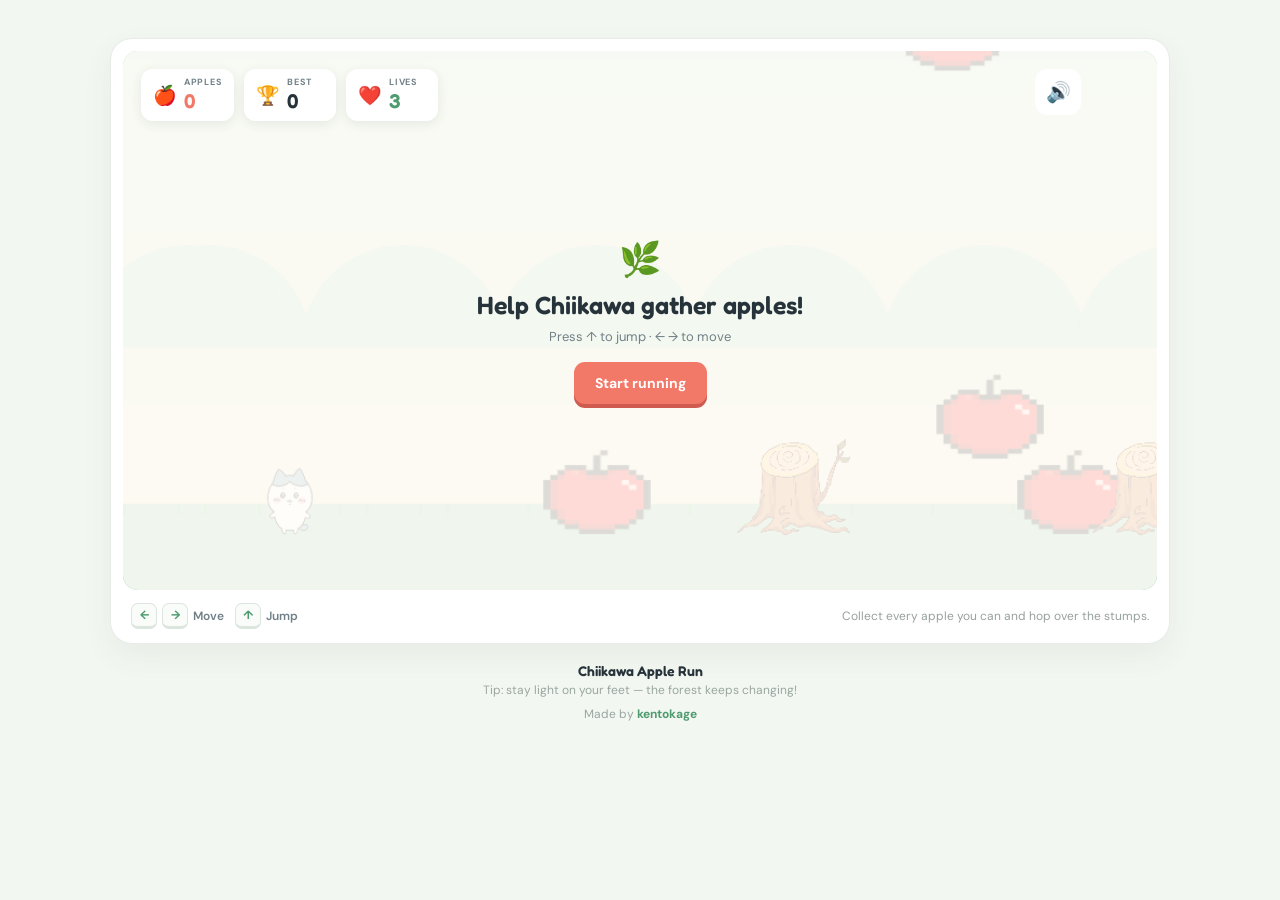
<file: docs/chiikawa-apple-run/index.html>
<!doctype html>
<html lang="en">
<head>
  <meta charset="utf-8" />
  <meta name="viewport" content="width=device-width,initial-scale=1" />
  <title>Chiikawa's Apple Run</title>
  <link rel="stylesheet" href="styles.css" />
</head>
<body>
  <main class="game-shell">
    <section class="game-card">
      <div class="canvas-wrap"><canvas id="game" width="960" height="500" aria-label="Chiikawa apple jumping game"></canvas><audio id="game-music" src="assets/game-music.mp3" preload="auto" playsinline></audio><audio id="lose-sfx" src="assets/lose-sfx.mp3" preload="auto"></audio><audio id="hit-sfx" src="assets/hit-sfx.mp3" preload="auto"></audio><audio id="pickup-sfx" src="assets/pickup-sfx.mp3" preload="auto"></audio><audio id="jump-sfx" src="assets/jump-sfx.mp3" preload="auto"></audio><audio id="code-sfx" src="assets/code-sfx.mp3" preload="auto"></audio><div class="canvas-hud" aria-label="Game score"><div class="hud-stat"><span>🍎</span><div><small>Apples</small><strong id="apple-count">0</strong></div></div><div class="hud-stat"><span>🏆</span><div><small>Best</small><strong id="best-score">0</strong></div></div><div class="hud-stat lives-stat"><span>❤️</span><div><small>Lives</small><strong id="lives-count">3</strong></div></div></div><button class="music-button" id="music-button" type="button" aria-label="Mute music">🔊</button><button class="fullscreen-button" id="fullscreen-button" type="button" aria-label="Enter fullscreen">⛶</button><div class="game-message" id="game-message"><span class="message-emoji">🌿</span><strong>Help Chiikawa gather apples!</strong><span>Press ↑ to jump · ← → to move</span><button id="start-button" type="button">Start running</button></div><div class="mobile-controls" aria-label="Mobile movement controls"><button id="mobile-left" type="button" aria-label="Move left">←</button><button id="mobile-right" type="button" aria-label="Move right">→</button></div></div>
      <div class="controls"><div class="key-guide"><span class="key">←</span><span class="key">→</span><span>Move</span></div><div class="key-guide"><span class="key">↑</span><span>Jump</span></div><span class="hint">Collect every apple you can and hop over the stumps.</span><span class="mobile-hint">Use the big arrows to move · tap anywhere to jump</span></div>
    </section>
    <p class="footer-note"><span class="game-name">Chiikawa Apple Run</span><br>Tip: stay light on your feet — the forest keeps changing!<br><span class="credit">Made by <a href="http://github.com/kentokage" target="_blank" rel="noopener noreferrer">kentokage</a></span></p>
  </main>
  <script src="app.js"></script>
</body>
</html>
</file>
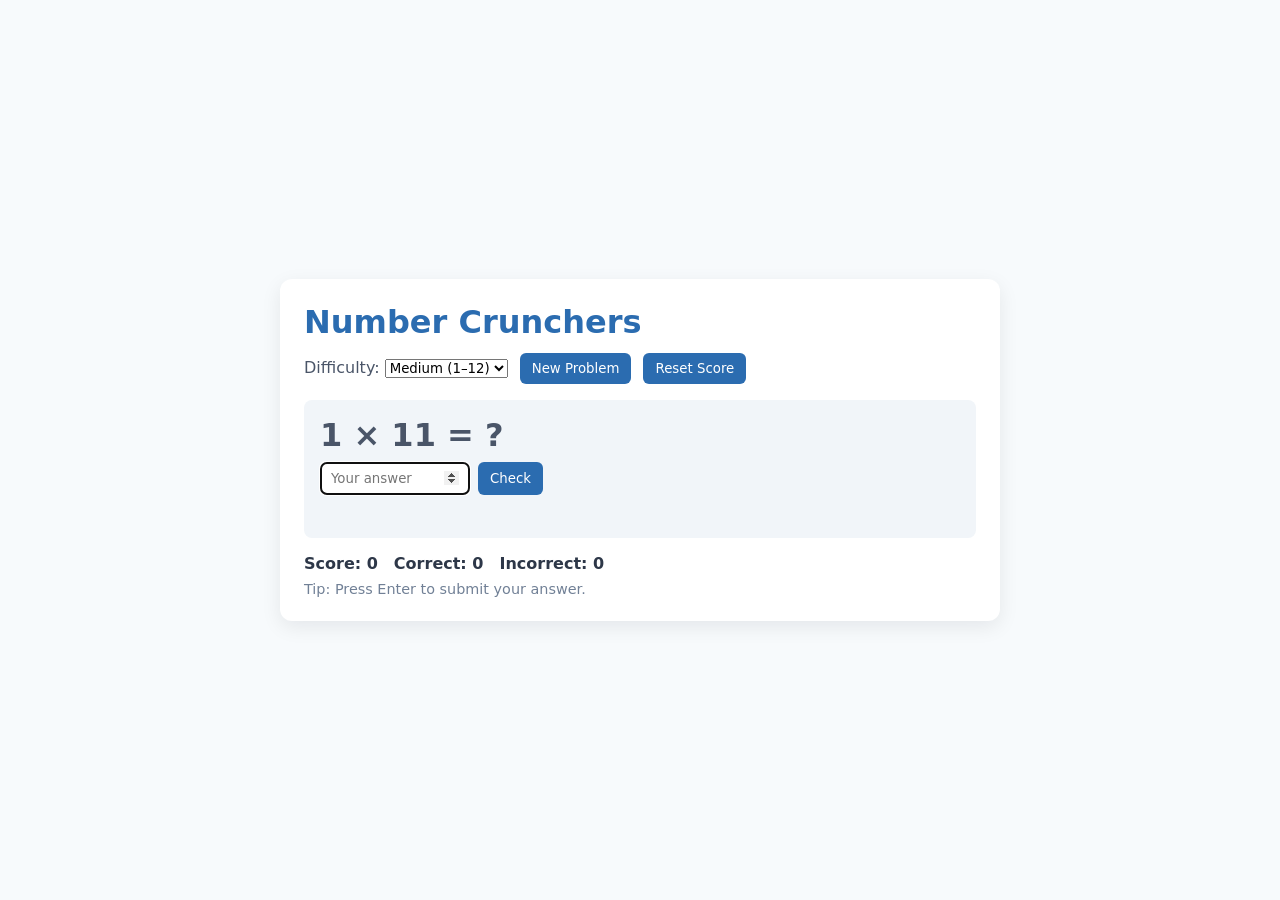
<file: docs/number-cruncher-app/index.html>
<!doctype html>
<html lang="en">
<head>
  <meta charset="utf-8" />
  <meta name="viewport" content="width=device-width,initial-scale=1" />
  <title>Number Crunchers — Multiplication Practice</title>
  <link rel="stylesheet" href="styles.css" />
</head>
<body>
  <main class="container">
    <h1>Number Crunchers</h1>

    <div class="controls">
      <label>
        Difficulty:
        <select id="difficulty">
          <option value="easy">Easy (1–5)</option>
          <option value="medium" selected>Medium (1–12)</option>
          <option value="hard">Hard (1–20)</option>
        </select>
      </label>
      <button id="new-problem">New Problem</button>
      <button id="reset-score">Reset Score</button>
    </div>

    <section class="problem-area">
      <div id="problem" class="problem">—</div>
      <div class="answer-row">
        <input id="answer" type="number" inputmode="numeric" placeholder="Your answer" />
        <button id="check">Check</button>
      </div>
      <div id="feedback" class="feedback"></div>
    </section>

    <section class="stats">
      <div>Score: <span id="score">0</span></div>
      <div>Correct: <span id="correct">0</span></div>
      <div>Incorrect: <span id="incorrect">0</span></div>
    </section>

    <footer class="footer">
      Tip: Press Enter to submit your answer.
    </footer>
  </main>

  <script src="app.js"></script>
</body>
</html>
</file>
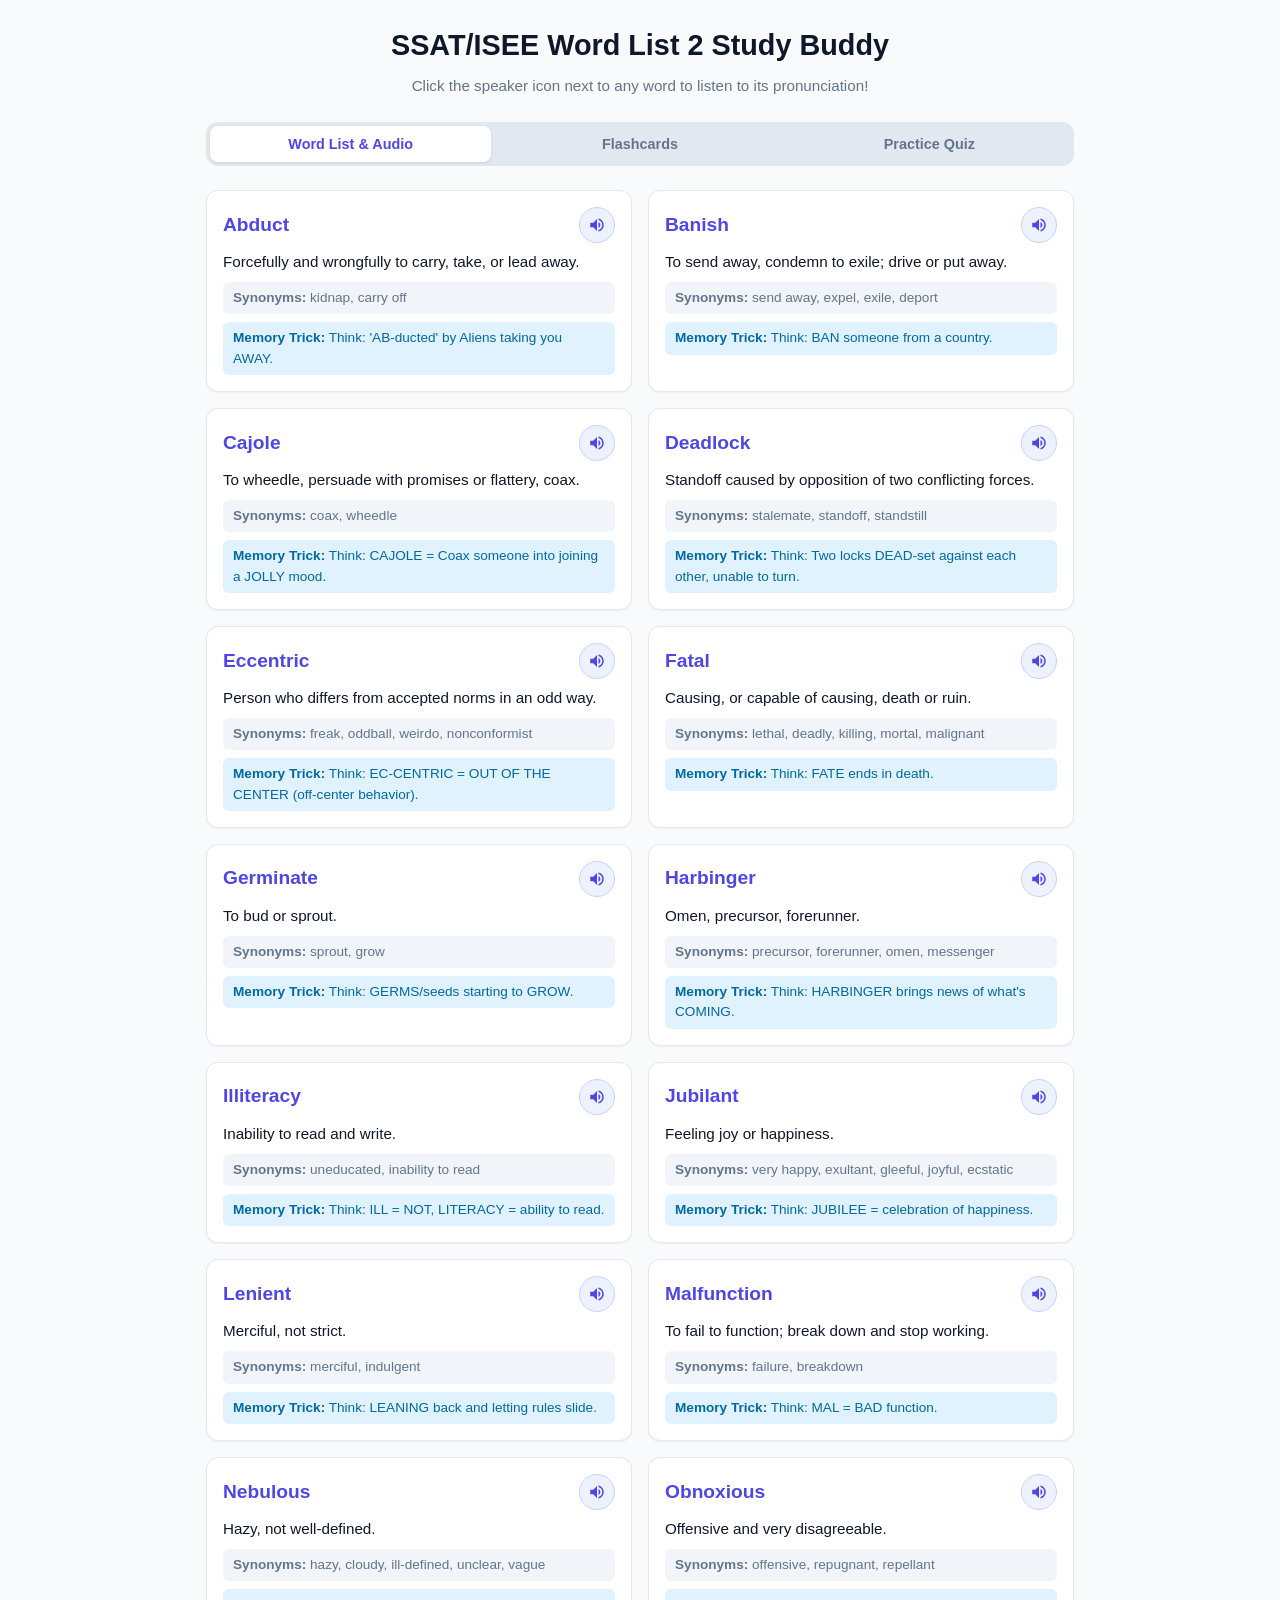
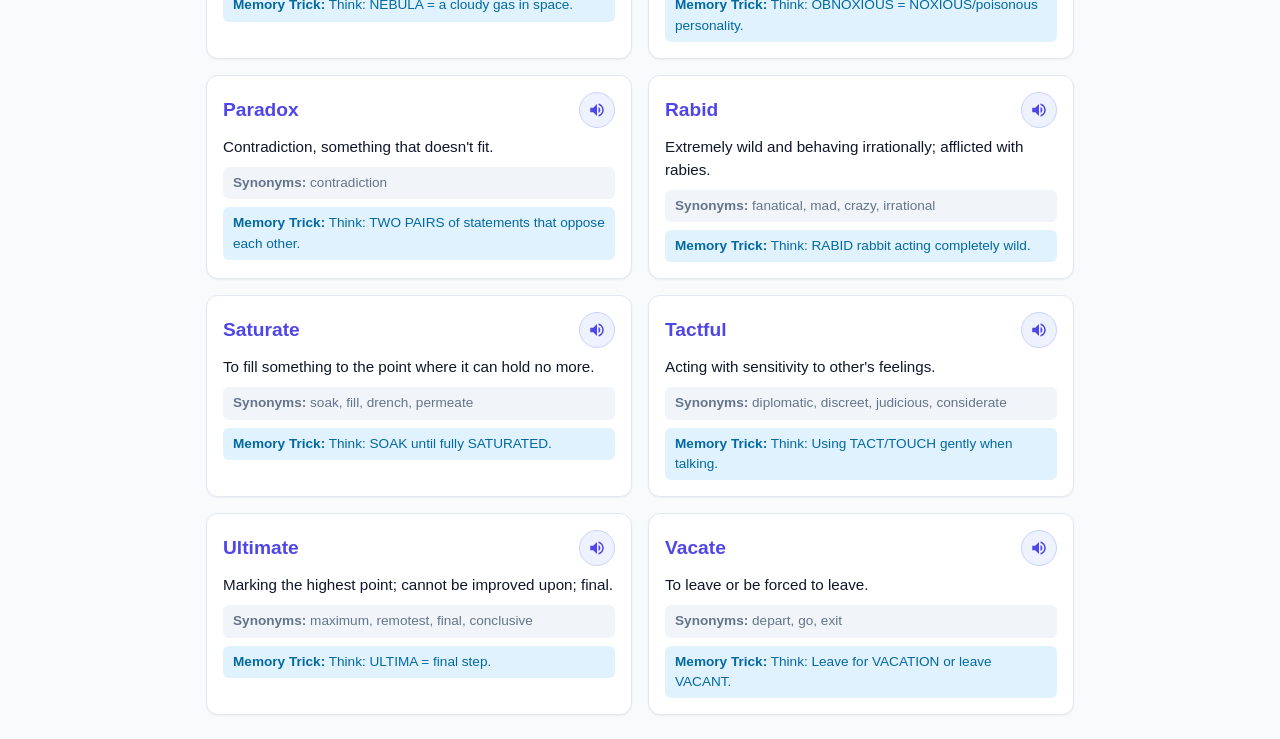
<file: study-app.html>
<!DOCTYPE html>
<html lang="en">
<head>
  <meta charset="UTF-8">
  <meta name="viewport" content="width=device-width, initial-scale=1.0">
  <title>SSAT/ISEE Word List 2 - Interactive Study Buddy</title>
  <style>
    :root {
      --primary: #4f46e5;
      --primary-hover: #4338ca;
      --bg: #f8fafc;
      --card-bg: #ffffff;
      --text: #0f172a;
      --text-muted: #64748b;
      --border: #e2e8f0;
      --success: #10b981;
      --error: #ef4444;
      --radius: 12px;
    }

    * {
      box-sizing: border-box;
      margin: 0;
      padding: 0;
      font-family: -apple-system, BlinkMacSystemFont, "Segoe UI", Roboto, Helvetica, Arial, sans-serif;
    }

    body {
      background-color: var(--bg);
      color: var(--text);
      line-height: 1.5;
      padding: 24px 16px;
      max-width: 900px;
      margin: 0 auto;
    }

    header {
      text-align: center;
      margin-bottom: 24px;
    }

    header h1 {
      font-size: 1.8rem;
      color: var(--text);
      margin-bottom: 8px;
    }

    header p {
      color: var(--text-muted);
      font-size: 0.95rem;
    }

    /* Tab Navigation */
    .nav-tabs {
      display: flex;
      gap: 8px;
      background: #e2e8f0;
      padding: 4px;
      border-radius: var(--radius);
      margin-bottom: 24px;
    }

    .tab-btn {
      flex: 1;
      padding: 10px 16px;
      border: none;
      background: transparent;
      color: var(--text-muted);
      font-weight: 600;
      font-size: 0.9rem;
      border-radius: calc(var(--radius) - 4px);
      cursor: pointer;
      transition: all 0.2s ease;
    }

    .tab-btn.active {
      background: var(--card-bg);
      color: var(--primary);
      box-shadow: 0 1px 3px rgba(0,0,0,0.1);
    }

    .tab-content {
      display: none;
    }

    .tab-content.active {
      display: block;
    }

    /* Audio Speaker Button */
    .speaker-btn {
      background: #eef2ff;
      border: 1px solid #c7d2fe;
      color: var(--primary);
      width: 36px;
      height: 36px;
      border-radius: 50%;
      display: inline-flex;
      align-items: center;
      justify-content: center;
      cursor: pointer;
      transition: all 0.2s ease;
      margin-left: 8px;
      vertical-align: middle;
    }

    .speaker-btn:hover {
      background: var(--primary);
      color: white;
      transform: scale(1.08);
    }

    .speaker-btn svg {
      width: 18px;
      height: 18px;
      fill: currentColor;
    }

    /* Word List Grid */
    .word-grid {
      display: grid;
      grid-template-columns: repeat(auto-fill, minmax(280px, 1fr));
      gap: 16px;
    }

    .word-card {
      background: var(--card-bg);
      border: 1px solid var(--border);
      border-radius: var(--radius);
      padding: 16px;
      box-shadow: 0 1px 2px rgba(0,0,0,0.05);
    }

    .word-header {
      display: flex;
      align-items: center;
      justify-content: space-between;
      margin-bottom: 8px;
    }

    .word-title {
      font-size: 1.2rem;
      font-weight: 700;
      color: var(--primary);
      text-transform: capitalize;
    }

    .word-def {
      font-size: 0.95rem;
      margin-bottom: 8px;
      color: var(--text);
    }

    .word-synonyms {
      font-size: 0.85rem;
      color: var(--text-muted);
      background: #f1f5f9;
      padding: 6px 10px;
      border-radius: 6px;
    }

    .mnemonic-box {
      margin-top: 8px;
      font-size: 0.85rem;
      color: #0369a1;
      background: #e0f2fe;
      padding: 6px 10px;
      border-radius: 6px;
    }

    /* Flashcard View */
    .flashcard-container {
      display: flex;
      flex-direction: column;
      align-items: center;
      gap: 16px;
    }

    .flashcard {
      width: 100%;
      max-width: 450px;
      height: 260px;
      perspective: 1000px;
      cursor: pointer;
    }

    .flashcard-inner {
      position: relative;
      width: 100%;
      height: 100%;
      text-align: center;
      transition: transform 0.6s cubic-bezier(0.4, 0, 0.2, 1);
      transform-style: preserve-3d;
      border-radius: var(--radius);
      box-shadow: 0 4px 6px -1px rgba(0, 0, 0, 0.1), 0 2px 4px -1px rgba(0, 0, 0, 0.06);
    }

    .flashcard.flipped .flashcard-inner {
      transform: rotateY(180deg);
    }

    .flashcard-front, .flashcard-back {
      position: absolute;
      width: 100%;
      height: 100%;
      backface-visibility: hidden;
      border-radius: var(--radius);
      border: 1px solid var(--border);
      background: var(--card-bg);
      display: flex;
      flex-direction: column;
      justify-content: center;
      align-items: center;
      padding: 24px;
    }

    .flashcard-back {
      transform: rotateY(180deg);
      background: #faf5ff;
      border-color: #e9d5ff;
    }

    .flashcard-front .word-title {
      font-size: 2rem;
      margin-bottom: 12px;
    }

    .card-hint {
      font-size: 0.85rem;
      color: var(--text-muted);
      margin-top: 16px;
    }

    .controls {
      display: flex;
      gap: 12px;
      align-items: center;
    }

    .btn {
      padding: 10px 20px;
      border: none;
      background: var(--primary);
      color: white;
      font-weight: 600;
      border-radius: var(--radius);
      cursor: pointer;
      transition: background 0.2s;
    }

    .btn:hover {
      background: var(--primary-hover);
    }

    .btn-secondary {
      background: #e2e8f0;
      color: var(--text);
    }

    .btn-secondary:hover {
      background: #cbd5e1;
    }

    /* Quiz View */
    .quiz-card {
      background: var(--card-bg);
      border: 1px solid var(--border);
      border-radius: var(--radius);
      padding: 24px;
      max-width: 600px;
      margin: 0 auto;
      box-shadow: 0 2px 4px rgba(0,0,0,0.05);
    }

    .quiz-question {
      font-size: 1.1rem;
      font-weight: 600;
      margin-bottom: 16px;
      display: flex;
      align-items: center;
      gap: 8px;
    }

    .quiz-options {
      display: flex;
      flex-direction: column;
      gap: 10px;
      margin-bottom: 20px;
    }

    .option-btn {
      padding: 12px 16px;
      border: 1px solid var(--border);
      background: var(--bg);
      border-radius: 8px;
      text-align: left;
      font-size: 0.95rem;
      cursor: pointer;
      transition: all 0.2s;
    }

    .option-btn:hover {
      border-color: var(--primary);
      background: #eef2ff;
    }

    .option-btn.correct {
      background: #d1fae5;
      border-color: var(--success);
      color: #065f46;
      font-weight: 600;
    }

    .option-btn.wrong {
      background: #fee2e2;
      border-color: var(--error);
      color: #991b1b;
    }

    .quiz-score {
      text-align: center;
      font-weight: 600;
      color: var(--text-muted);
      margin-top: 12px;
    }
  </style>
</head>
<body>

  <header>
    <h1>SSAT/ISEE Word List 2 Study Buddy</h1>
    <p>Click the speaker icon next to any word to listen to its pronunciation!</p>
  </header>

  <div class="nav-tabs">
    <button class="tab-btn active" onclick="switchTab('study', event)">Word List & Audio</button>
    <button class="tab-btn" onclick="switchTab('flashcards', event)">Flashcards</button>
    <button class="tab-btn" onclick="switchTab('quiz', event)">Practice Quiz</button>
  </div>

  <!-- TAB 1: WORD LIST -->
  <div id="tab-study" class="tab-content active">
    <div class="word-grid" id="wordListGrid"></div>
  </div>

  <!-- TAB 2: FLASHCARDS -->
  <div id="tab-flashcards" class="tab-content">
    <div class="flashcard-container">
      <div class="flashcard" id="flashcard" onclick="flipCard()">
        <div class="flashcard-inner">
          <div class="flashcard-front">
            <div>
              <span class="word-title" id="cardWord">Word</span>
              <button class="speaker-btn" id="cardSpeaker" title="Listen">
                <svg viewBox="0 0 24 24"><path d="M3 9v6h4l5 5V4L7 9H3zm13.5 3c0-1.77-1.02-3.29-2.5-4.03v8.05c1.48-.73 2.5-2.25 2.5-4.02zM14 3.23v2.06c2.89.86 5 3.54 5 6.71s-2.11 5.85-5 6.71v2.06c4.01-.91 7-4.49 7-8.77s-2.99-7.86-7-8.77z"/></svg>
              </button>
            </div>
            <p class="card-hint">Click card to flip</p>
          </div>
          <div class="flashcard-back">
            <p class="word-def" id="cardDef">Definition</p>
            <div class="word-synonyms" id="cardSyn">Synonyms</div>
            <div class="mnemonic-box" id="cardMem" style="margin-top: 12px;">Memory Hook</div>
          </div>
        </div>
      </div>
      <div class="controls">
        <button class="btn btn-secondary" onclick="prevCard()">Previous</button>
        <span id="cardProgress">1 / 20</span>
        <button class="btn" onclick="nextCard()">Next</button>
      </div>
    </div>
  </div>

  <!-- TAB 3: QUIZ -->
  <div id="tab-quiz" class="tab-content">
    <div class="quiz-card">
      <div class="quiz-question" id="quizQuestion">
        Question text
      </div>
      <div class="quiz-options" id="quizOptions"></div>
      <div style="display: flex; justify-content: space-between; align-items: center;">
        <button class="btn" id="nextQuizBtn" onclick="generateQuizQuestion()">Next Question</button>
        <div class="quiz-score" id="quizScore">Score: 0 / 0</div>
      </div>
    </div>
  </div>

  <script>
    const wordsData = [
      { word: "abduct", def: "Forcefully and wrongfully to carry, take, or lead away.", syn: "kidnap, carry off", hook: "Think: 'AB-ducted' by Aliens taking you AWAY." },
      { word: "banish", def: "To send away, condemn to exile; drive or put away.", syn: "send away, expel, exile, deport", hook: "Think: BAN someone from a country." },
      { word: "cajole", def: "To wheedle, persuade with promises or flattery, coax.", syn: "coax, wheedle", hook: "Think: CAJOLE = Coax someone into joining a JOLLY mood." },
      { word: "deadlock", def: "Standoff caused by opposition of two conflicting forces.", syn: "stalemate, standoff, standstill", hook: "Think: Two locks DEAD-set against each other, unable to turn." },
      { word: "eccentric", def: "Person who differs from accepted norms in an odd way.", syn: "freak, oddball, weirdo, nonconformist", hook: "Think: EC-CENTRIC = OUT OF THE CENTER (off-center behavior)." },
      { word: "fatal", def: "Causing, or capable of causing, death or ruin.", syn: "lethal, deadly, killing, mortal, malignant", hook: "Think: FATE ends in death." },
      { word: "germinate", def: "To bud or sprout.", syn: "sprout, grow", hook: "Think: GERMS/seeds starting to GROW." },
      { word: "harbinger", def: "Omen, precursor, forerunner.", syn: "precursor, forerunner, omen, messenger", hook: "Think: HARBINGER brings news of what's COMING." },
      { word: "illiteracy", def: "Inability to read and write.", syn: "uneducated, inability to read", hook: "Think: ILL = NOT, LITERACY = ability to read." },
      { word: "jubilant", def: "Feeling joy or happiness.", syn: "very happy, exultant, gleeful, joyful, ecstatic", hook: "Think: JUBILEE = celebration of happiness." },
      { word: "lenient", def: "Merciful, not strict.", syn: "merciful, indulgent", hook: "Think: LEANING back and letting rules slide." },
      { word: "malfunction", def: "To fail to function; break down and stop working.", syn: "failure, breakdown", hook: "Think: MAL = BAD function." },
      { word: "nebulous", def: "Hazy, not well-defined.", syn: "hazy, cloudy, ill-defined, unclear, vague", hook: "Think: NEBULA = a cloudy gas in space." },
      { word: "obnoxious", def: "Offensive and very disagreeable.", syn: "offensive, repugnant, repellant", hook: "Think: OBNOXIOUS = NOXIOUS/poisonous personality." },
      { word: "paradox", def: "Contradiction, something that doesn't fit.", syn: "contradiction", hook: "Think: TWO PAIRS of statements that oppose each other." },
      { word: "rabid", def: "Extremely wild and behaving irrationally; afflicted with rabies.", syn: "fanatical, mad, crazy, irrational", hook: "Think: RABID rabbit acting completely wild." },
      { word: "saturate", def: "To fill something to the point where it can hold no more.", syn: "soak, fill, drench, permeate", hook: "Think: SOAK until fully SATURATED." },
      { word: "tactful", def: "Acting with sensitivity to other's feelings.", syn: "diplomatic, discreet, judicious, considerate", hook: "Think: Using TACT/TOUCH gently when talking." },
      { word: "ultimate", def: "Marking the highest point; cannot be improved upon; final.", syn: "maximum, remotest, final, conclusive", hook: "Think: ULTIMA = final step." },
      { word: "vacate", def: "To leave or be forced to leave.", syn: "depart, go, exit", hook: "Think: Leave for VACATION or leave VACANT." }
    ];

    // Speech Synthesis Audio Handler
    function speakWord(word, event) {
      if (event) event.stopPropagation();
      if ('speechSynthesis' in window) {
        window.speechSynthesis.cancel(); // Stop active audio
        const utterance = new SpeechSynthesisUtterance(word);
        utterance.rate = 0.85; // Natural speed for learning
        utterance.lang = 'en-US';
        window.speechSynthesis.speak(utterance);
      } else {
        alert("Audio playback is not supported in this browser environment.");
      }
    }

    // Render Word List
    function renderWordList() {
      const container = document.getElementById('wordListGrid');
      container.innerHTML = wordsData.map(item => `
        <div class="word-card">
          <div class="word-header">
            <span class="word-title">${item.word}</span>
            <button class="speaker-btn" onclick="speakWord('${item.word}', event)" title="Listen to pronunciation">
              <svg viewBox="0 0 24 24"><path d="M3 9v6h4l5 5V4L7 9H3zm13.5 3c0-1.77-1.02-3.29-2.5-4.03v8.05c1.48-.73 2.5-2.25 2.5-4.02zM14 3.23v2.06c2.89.86 5 3.54 5 6.71s-2.11 5.85-5 6.71v2.06c4.01-.91 7-4.49 7-8.77s-2.99-7.86-7-8.77z"/></svg>
            </button>
          </div>
          <div class="word-def">${item.def}</div>
          <div class="word-synonyms"><strong>Synonyms:</strong> ${item.syn}</div>
          <div class="mnemonic-box"><strong>Memory Trick:</strong> ${item.hook}</div>
        </div>
      `).join('');
    }

    // Navigation Switch
    function switchTab(tabId, event) {
      document.querySelectorAll('.tab-btn').forEach(btn => btn.classList.remove('active'));
      document.querySelectorAll('.tab-content').forEach(content => content.classList.remove('active'));
      
      if (event && event.target) {
        event.target.classList.add('active');
      }
      document.getElementById(`tab-${tabId}`).classList.add('active');

      if (tabId === 'flashcards') updateCard();
      if (tabId === 'quiz' && totalQuiz === 0) generateQuizQuestion();
    }

    // Flashcard Logic
    let currentCardIdx = 0;
    const cardEl = document.getElementById('flashcard');

    function flipCard() {
      cardEl.classList.toggle('flipped');
    }

    function updateCard() {
      cardEl.classList.remove('flipped');
      const item = wordsData[currentCardIdx];
      document.getElementById('cardWord').innerText = item.word;
      document.getElementById('cardDef').innerText = item.def;
      document.getElementById('cardSyn').innerText = "Synonyms: " + item.syn;
      document.getElementById('cardMem').innerText = "Memory Hook: " + item.hook;
      document.getElementById('cardProgress').innerText = `${currentCardIdx + 1} / ${wordsData.length}`;
      
      const speakerBtn = document.getElementById('cardSpeaker');
      speakerBtn.onclick = (e) => speakWord(item.word, e);
    }

    function nextCard() {
      currentCardIdx = (currentCardIdx + 1) % wordsData.length;
      updateCard();
    }

    function prevCard() {
      currentCardIdx = (currentCardIdx - 1 + wordsData.length) % wordsData.length;
      updateCard();
    }

    // Quiz Logic
    let score = 0;
    let totalQuiz = 0;
    let currentQuizCorrect = "";

    function generateQuizQuestion() {
      const target = wordsData[Math.floor(Math.random() * wordsData.length)];
      currentQuizCorrect = target.word;

      const qTypes = ['def', 'syn'];
      const qType = qTypes[Math.floor(Math.random() * qTypes.length)];

      let qText = "";
      if (qType === 'def') {
        qText = `Which word matches this definition: <em>"${target.def}"</em>?`;
      } else {
        qText = `Which word is a synonym for: <strong>"${target.syn.split(',')[0].trim()}"</strong>?`;
      }

      let options = [target.word];
      while (options.length < 4) {
        let randWord = wordsData[Math.floor(Math.random() * wordsData.length)].word;
        if (!options.includes(randWord)) options.push(randWord);
      }
      options.sort(() => Math.random() - 0.5);

      const qContainer = document.getElementById('quizQuestion');
      qContainer.innerHTML = `
        ${qText}
        <button class="speaker-btn" onclick="speakWord('${target.word}', event)" title="Listen to word">
          <svg viewBox="0 0 24 24"><path d="M3 9v6h4l5 5V4L7 9H3zm13.5 3c0-1.77-1.02-3.29-2.5-4.03v8.05c1.48-.73 2.5-2.25 2.5-4.02zM14 3.23v2.06c2.89.86 5 3.54 5 6.71s-2.11 5.85-5 6.71v2.06c4.01-.91 7-4.49 7-8.77s-2.99-7.86-7-8.77z"/></svg>
        </button>
      `;

      const optionsContainer = document.getElementById('quizOptions');
      optionsContainer.innerHTML = options.map(opt => `
        <button class="option-btn" onclick="checkAnswer(this, '${opt}')">${opt}</button>
      `).join('');
    }

    function checkAnswer(btn, selectedWord) {
      totalQuiz++;
      const allBtns = document.querySelectorAll('.option-btn');
      allBtns.forEach(b => b.disabled = true);

      if (selectedWord === currentQuizCorrect) {
        btn.classList.add('correct');
        score++;
      } else {
        btn.classList.add('wrong');
        allBtns.forEach(b => {
          if (b.innerText === currentQuizCorrect) b.classList.add('correct');
        });
      }

      document.getElementById('quizScore').innerText = `Score: ${score} / ${totalQuiz}`;
    }

    renderWordList();
  </script>
</body>
</html>
</file>
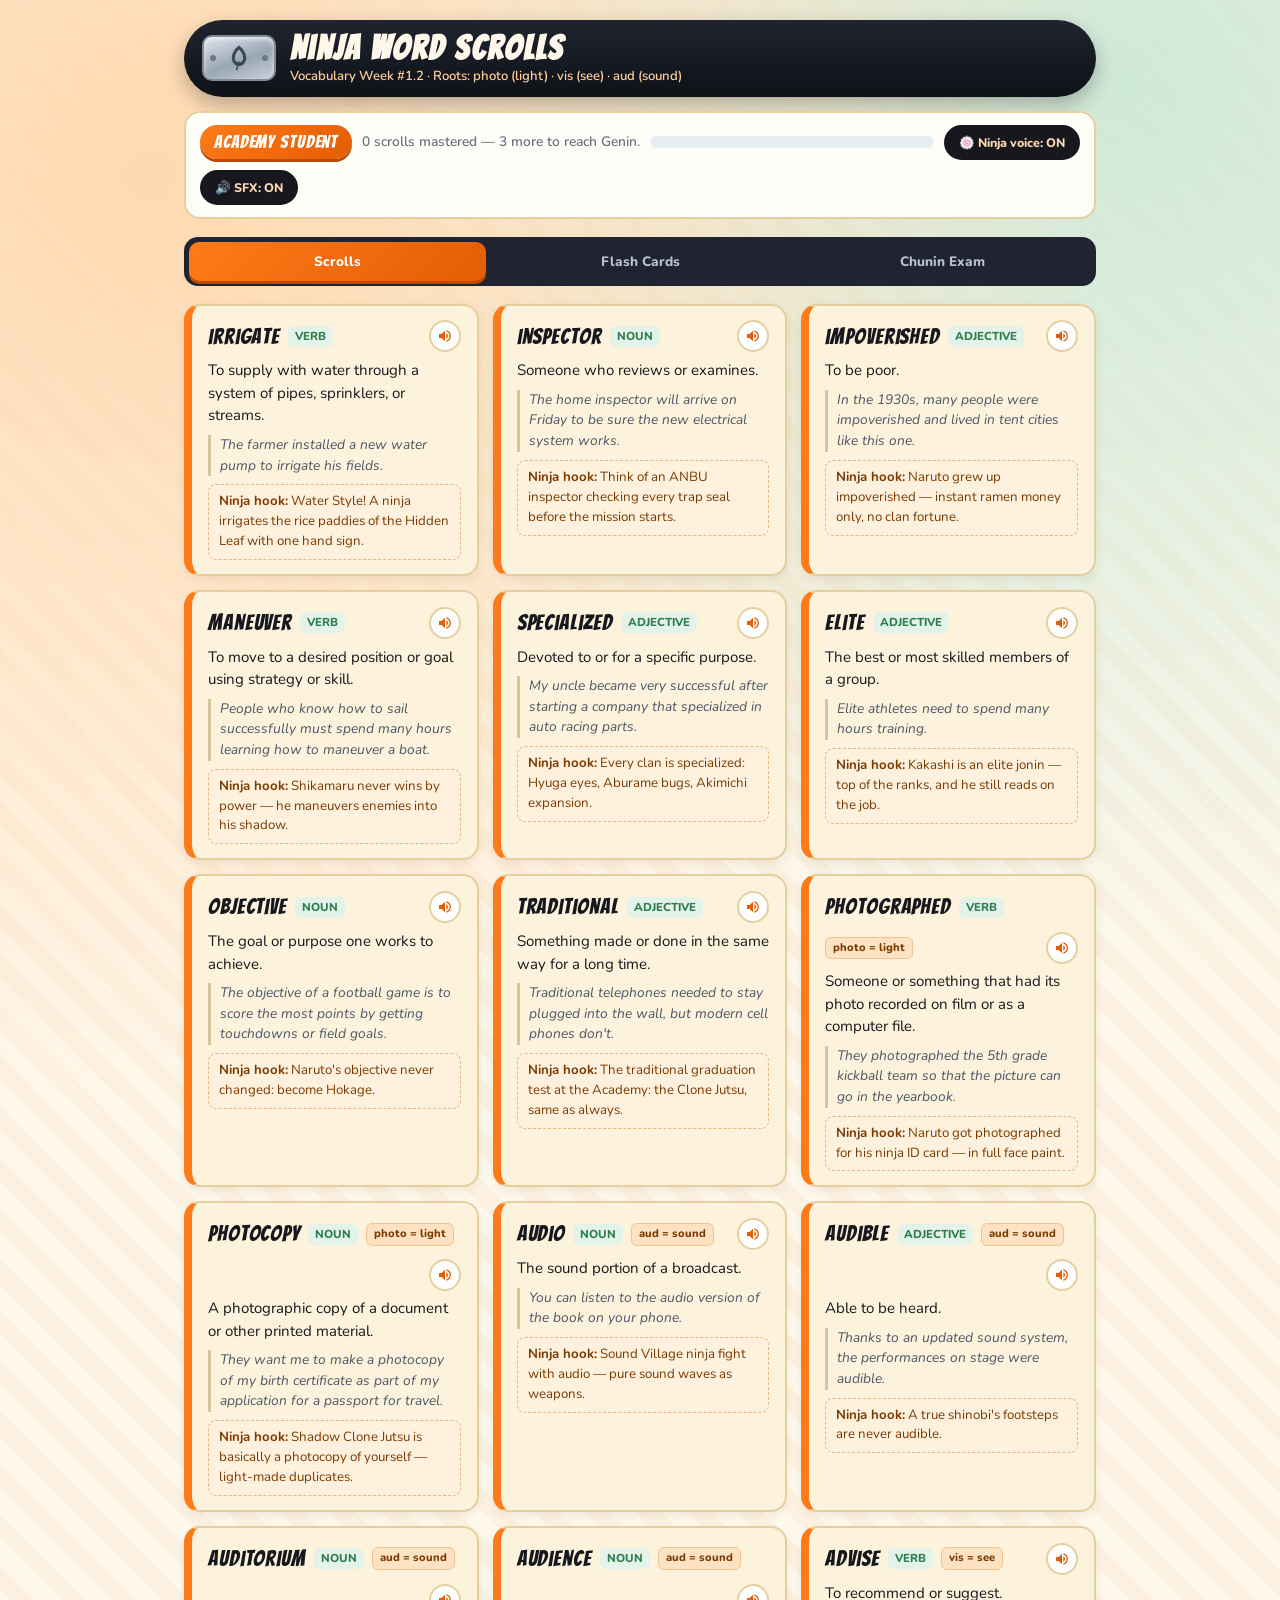
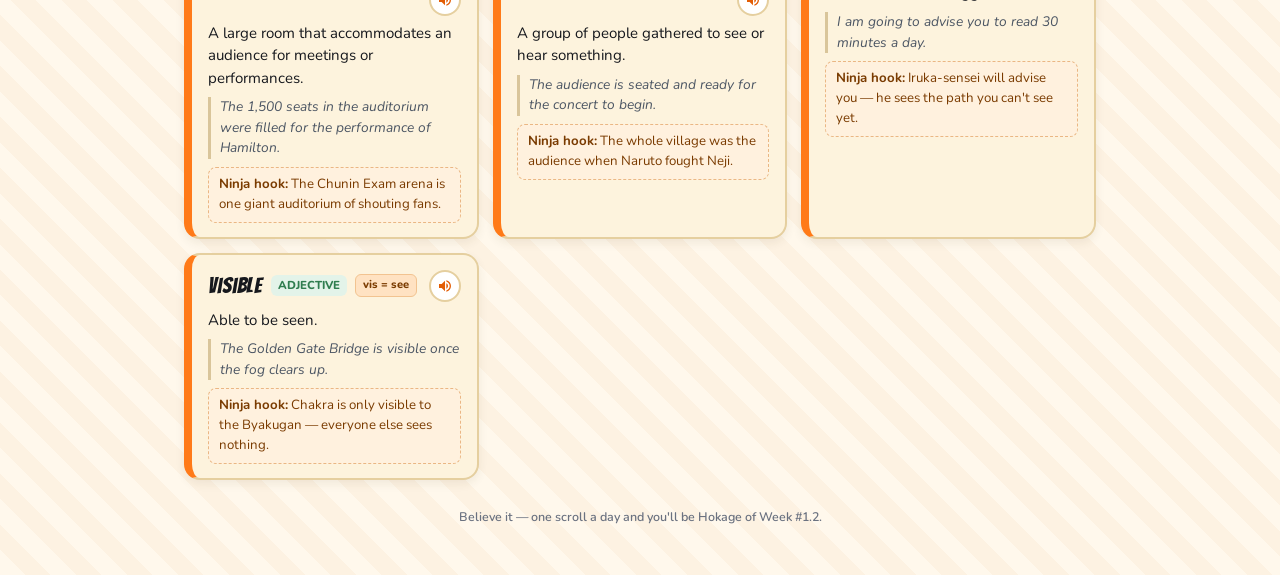
<file: docs/vocabulary/naruto-week-1-2.html>
<!DOCTYPE html>
<html lang="en">
<head>
  <meta charset="UTF-8">
  <meta name="viewport" content="width=device-width, initial-scale=1.0">
  <title>Ninja Word Scrolls — Vocabulary Week #1.2</title>
  <link rel="preconnect" href="https://fonts.googleapis.com">
  <link rel="preconnect" href="https://fonts.gstatic.com" crossorigin>
  <link href="https://fonts.googleapis.com/css2?family=Bangers&family=Nunito:wght@400;600;800&display=swap" rel="stylesheet">
  <style>
    :root {
      --orange: #ff7a18;
      --orange-deep: #e35d05;
      --ink: #16181d;
      --night: #1f2430;
      --scroll: #fdf3dd;
      --scroll-edge: #e5cf9f;
      --leaf: #2f7d4f;
      --chakra: #2f9bd6;
      --sharingan: #d7263d;
      --muted: #6b7280;
      --radius: 16px;
    }

    * { box-sizing: border-box; margin: 0; padding: 0; }

    body {
      font-family: 'Nunito', -apple-system, BlinkMacSystemFont, "Segoe UI", sans-serif;
      color: var(--ink);
      line-height: 1.5;
      padding: 20px 14px 48px;
      max-width: 940px;
      margin: 0 auto;
      background:
        radial-gradient(circle at 12% 8%, #ffd9b0 0, transparent 42%),
        radial-gradient(circle at 88% 4%, #cfe9d8 0, transparent 38%),
        repeating-linear-gradient(45deg, #fff8ec 0 18px, #fdf2e2 18px 36px);
      min-height: 100vh;
    }

    /* ---------- Headband header ---------- */
    .headband {
      display: flex;
      align-items: center;
      gap: 14px;
      background: linear-gradient(180deg, var(--night), #0e1116);
      border-radius: 999px;
      padding: 10px 18px;
      box-shadow: 0 8px 20px rgba(15, 18, 25, 0.28);
    }

    .plate {
      flex: none;
      width: 74px;
      height: 46px;
      border-radius: 10px;
      background: linear-gradient(160deg, #dfe5ec, #9aa6b4 55%, #c8d1da);
      border: 2px solid #7f8b99;
      display: grid;
      place-items: center;
      position: relative;
      box-shadow: inset 0 2px 4px #ffffffaa;
    }

    .plate::before, .plate::after {
      content: "";
      position: absolute;
      width: 6px;
      height: 6px;
      border-radius: 50%;
      background: #6d7885;
      top: 50%;
      transform: translateY(-50%);
    }
    .plate::before { left: 6px; }
    .plate::after { right: 6px; }

    .plate svg { width: 30px; height: 30px; }

    .headband h1 {
      font-family: 'Bangers', cursive;
      letter-spacing: 0.06em;
      font-size: clamp(1.35rem, 4.6vw, 2.1rem);
      color: #fff7ea;
      line-height: 1.1;
    }

    .headband p {
      color: #ffcf9f;
      font-size: 0.82rem;
      font-weight: 600;
    }

    /* ---------- Rank banner ---------- */
    .rank-bar {
      display: flex;
      flex-wrap: wrap;
      align-items: center;
      gap: 10px;
      margin: 14px 0 18px;
      background: #fffdf7;
      border: 2px solid var(--scroll-edge);
      border-radius: var(--radius);
      padding: 12px 14px;
    }

    .rank-badge {
      font-family: 'Bangers', cursive;
      letter-spacing: 0.05em;
      font-size: 1.1rem;
      color: #fff;
      background: linear-gradient(135deg, var(--orange), var(--orange-deep));
      padding: 4px 14px;
      border-radius: 999px;
      box-shadow: 0 3px 0 #b94b06;
    }

    .rank-text { font-size: 0.86rem; color: var(--muted); font-weight: 600; }

    .voice-toggle {
      border: 2px solid var(--scroll-edge);
      background: #fffdf7;
      color: var(--muted);
      font-family: 'Nunito', sans-serif;
      font-weight: 800;
      font-size: 0.78rem;
      padding: 7px 13px;
      border-radius: 999px;
      cursor: pointer;
      flex: none;
    }

    .voice-toggle.active {
      background: var(--ink);
      color: #ffd9b0;
      border-color: var(--ink);
    }

    .chakra-track {
      flex: 1 1 180px;
      height: 12px;
      background: #e8edf2;
      border-radius: 999px;
      overflow: hidden;
      min-width: 140px;
    }

    .chakra-fill {
      height: 100%;
      width: 0%;
      border-radius: 999px;
      background: linear-gradient(90deg, var(--chakra), #7ee0ff);
      transition: width 0.4s ease;
    }

    /* ---------- Tabs ---------- */
    .nav-tabs {
      display: flex;
      gap: 6px;
      background: var(--night);
      padding: 5px;
      border-radius: 14px;
      margin-bottom: 18px;
    }

    .tab-btn {
      flex: 1;
      padding: 10px 8px;
      border: none;
      background: transparent;
      color: #b9c2cf;
      font-family: 'Nunito', sans-serif;
      font-weight: 800;
      font-size: 0.85rem;
      border-radius: 10px;
      cursor: pointer;
      transition: all 0.2s ease;
    }

    .tab-btn.active {
      background: linear-gradient(135deg, var(--orange), var(--orange-deep));
      color: #fff;
      box-shadow: 0 3px 0 #b94b06;
    }

    .tab-content { display: none; }
    .tab-content.active { display: block; animation: puff 0.25s ease; }

    @keyframes puff {
      from { opacity: 0; transform: translateY(6px) scale(0.99); }
      to { opacity: 1; transform: none; }
    }

    /* ---------- Word scrolls ---------- */
    .word-grid {
      display: grid;
      grid-template-columns: repeat(auto-fill, minmax(270px, 1fr));
      gap: 14px;
    }

    .word-card {
      background: var(--scroll);
      border: 2px solid var(--scroll-edge);
      border-left: 8px solid var(--orange);
      border-radius: var(--radius);
      padding: 14px 16px;
      box-shadow: 0 4px 10px rgba(80, 60, 20, 0.08);
    }

    .word-head {
      display: flex;
      align-items: center;
      gap: 8px;
      flex-wrap: wrap;
      margin-bottom: 6px;
    }

    .word-title {
      font-family: 'Bangers', cursive;
      letter-spacing: 0.04em;
      font-size: 1.4rem;
      color: var(--ink);
    }

    .pos {
      font-size: 0.72rem;
      font-weight: 800;
      color: var(--leaf);
      background: #e3f3e9;
      border-radius: 6px;
      padding: 2px 7px;
      text-transform: uppercase;
    }

    .root-tag {
      font-size: 0.7rem;
      font-weight: 800;
      color: #7a3b00;
      background: #ffe2c2;
      border: 1px solid #f2c390;
      border-radius: 6px;
      padding: 2px 7px;
    }

    .speaker-btn {
      background: #fff;
      border: 2px solid var(--scroll-edge);
      color: var(--orange-deep);
      width: 32px;
      height: 32px;
      border-radius: 50%;
      display: inline-grid;
      place-items: center;
      cursor: pointer;
      margin-left: auto;
      flex: none;
    }

    .speaker-btn:hover { background: #fff1e0; border-color: var(--orange); }
    .speaker-btn svg { width: 16px; height: 16px; fill: currentColor; }

    .word-def { font-size: 0.94rem; margin-bottom: 8px; }

    .sentence {
      font-size: 0.86rem;
      font-style: italic;
      color: #4b5563;
      border-left: 3px solid #d9c59a;
      padding-left: 9px;
      margin-bottom: 8px;
    }

    .hook {
      font-size: 0.83rem;
      color: #7a3b00;
      background: #fff1de;
      border: 1px dashed #eab784;
      border-radius: 8px;
      padding: 7px 10px;
    }

    /* ---------- Flashcards ---------- */
    .deck {
      display: flex;
      flex-direction: column;
      align-items: center;
      gap: 14px;
    }

    .flashcard {
      width: 100%;
      max-width: 470px;
      height: 320px;
      perspective: 1200px;
      cursor: pointer;
    }

    .flashcard-inner {
      position: relative;
      width: 100%;
      height: 100%;
      transition: transform 0.6s cubic-bezier(0.4, 0, 0.2, 1);
      transform-style: preserve-3d;
    }

    .flashcard.flipped .flashcard-inner { transform: rotateY(180deg); }

    .face {
      position: absolute;
      inset: 0;
      backface-visibility: hidden;
      border-radius: 18px;
      border: 3px solid var(--scroll-edge);
      background: var(--scroll);
      padding: 22px 20px;
      display: flex;
      flex-direction: column;
      justify-content: center;
      align-items: center;
      text-align: center;
      gap: 10px;
      box-shadow: 0 12px 24px rgba(60, 45, 15, 0.16);
      overflow: hidden;
    }

    .face::before {
      content: "";
      position: absolute;
      top: 0; left: 0; right: 0;
      height: 12px;
      background: repeating-linear-gradient(90deg, var(--orange) 0 14px, #ffb173 14px 28px);
    }

    .face-back {
      transform: rotateY(180deg);
      background: linear-gradient(180deg, #fffaf0, #ffeed8);
      justify-content: flex-start;
      padding-top: 30px;
    }

    .card-word {
      font-family: 'Bangers', cursive;
      letter-spacing: 0.04em;
      font-size: clamp(2rem, 8vw, 2.9rem);
      line-height: 1.05;
    }

    .card-tags { display: flex; gap: 7px; flex-wrap: wrap; justify-content: center; }

    .card-hint { font-size: 0.78rem; color: var(--muted); font-weight: 700; margin-top: 6px; }

    .card-def { font-size: 1.02rem; font-weight: 700; }

    .face-back .sentence { text-align: left; }
    .face-back .hook { text-align: left; }

    .deck-controls {
      display: flex;
      align-items: center;
      gap: 10px;
      flex-wrap: wrap;
      justify-content: center;
    }

    .btn {
      padding: 10px 18px;
      border: none;
      background: linear-gradient(135deg, var(--orange), var(--orange-deep));
      color: #fff;
      font-family: 'Nunito', sans-serif;
      font-weight: 800;
      font-size: 0.88rem;
      border-radius: 12px;
      cursor: pointer;
      box-shadow: 0 3px 0 #b94b06;
    }

    .btn:active { transform: translateY(2px); box-shadow: 0 1px 0 #b94b06; }

    .btn-dark {
      background: var(--night);
      box-shadow: 0 3px 0 #05070a;
      color: #ffd9b0;
    }
    .btn-dark:active { box-shadow: 0 1px 0 #05070a; }

    .btn-leaf {
      background: linear-gradient(135deg, #3f9c66, var(--leaf));
      box-shadow: 0 3px 0 #1f5b38;
    }
    .btn-leaf:active { box-shadow: 0 1px 0 #1f5b38; }

    .progress-pill {
      font-weight: 800;
      font-size: 0.86rem;
      background: #fffdf7;
      border: 2px solid var(--scroll-edge);
      border-radius: 999px;
      padding: 7px 14px;
    }

    .mastered-note { font-size: 0.8rem; color: var(--muted); font-weight: 700; }

    /* ---------- Quiz ---------- */
    .quiz-card {
      background: #fffdf7;
      border: 3px solid var(--scroll-edge);
      border-radius: 18px;
      padding: 20px;
      max-width: 620px;
      margin: 0 auto;
      box-shadow: 0 8px 18px rgba(60, 45, 15, 0.1);
    }

    .quiz-meta {
      display: flex;
      justify-content: space-between;
      font-size: 0.78rem;
      font-weight: 800;
      color: var(--muted);
      margin-bottom: 10px;
      text-transform: uppercase;
      letter-spacing: 0.05em;
    }

    .quiz-question {
      font-size: 1.03rem;
      font-weight: 700;
      margin-bottom: 16px;
      display: flex;
      align-items: flex-start;
      gap: 8px;
      flex-wrap: wrap;
    }

    .quiz-options { display: flex; flex-direction: column; gap: 9px; margin-bottom: 16px; }

    .option-btn {
      padding: 12px 15px;
      border: 2px solid var(--scroll-edge);
      background: #fff;
      border-radius: 11px;
      text-align: left;
      font-family: 'Nunito', sans-serif;
      font-size: 0.95rem;
      font-weight: 700;
      cursor: pointer;
      transition: all 0.15s ease;
    }

    .option-btn:hover:not(:disabled) { border-color: var(--orange); background: #fff5eb; }
    .option-btn:disabled { cursor: default; }

    .option-btn.correct {
      background: #dff5e6;
      border-color: var(--leaf);
      color: #14532d;
    }

    .option-btn.wrong {
      background: #ffe1e4;
      border-color: var(--sharingan);
      color: #7f1020;
    }

    .quiz-feedback {
      font-size: 0.88rem;
      font-weight: 700;
      min-height: 22px;
      margin-bottom: 12px;
    }

    .quiz-footer { display: flex; justify-content: space-between; align-items: center; gap: 10px; flex-wrap: wrap; }

    .streak { font-weight: 800; font-size: 0.86rem; color: var(--orange-deep); }

    footer {
      text-align: center;
      margin-top: 28px;
      font-size: 0.78rem;
      color: var(--muted);
      font-weight: 600;
    }

    @media (max-width: 520px) {
      .headband { border-radius: 20px; }
      .plate { width: 60px; height: 40px; }
      .flashcard { height: 340px; }
    }
  </style>
</head>
<body>

  <header class="headband">
    <div class="plate" aria-hidden="true">
      <svg viewBox="0 0 100 100">
        <path fill="#3d4854" d="M50 8c14 10 24 26 24 42 0 15-11 27-24 27S26 65 26 50C26 34 36 18 50 8zm0 14c-8 8-14 19-14 28 0 9 6 15 14 15s14-6 14-15c0-9-6-20-14-28z"/>
        <path fill="#3d4854" d="M48 62h5l-9 30-5-3z"/>
      </svg>
    </div>
    <div>
      <h1>Ninja Word Scrolls</h1>
      <p>Vocabulary Week #1.2 &middot; Roots: photo (light) &middot; vis (see) &middot; aud (sound)</p>
    </div>
  </header>

  <div class="rank-bar">
    <span class="rank-badge" id="rankBadge">Academy Student</span>
    <span class="rank-text" id="rankText">Master scrolls to rank up toward Hokage.</span>
    <div class="chakra-track" title="Chakra to next rank"><div class="chakra-fill" id="chakraFill"></div></div>
    <button class="voice-toggle" id="voiceToggle" type="button">🍥 Ninja voice: ON</button>
    <button class="voice-toggle active" id="sfxToggle" type="button">🔊 SFX: ON</button>
  </div>

  <nav class="nav-tabs">
    <button class="tab-btn active" data-tab="scrolls">Scrolls</button>
    <button class="tab-btn" data-tab="deck">Flash Cards</button>
    <button class="tab-btn" data-tab="exam">Chunin Exam</button>
  </nav>

  <!-- TAB 1: WORD SCROLLS -->
  <section id="tab-scrolls" class="tab-content active">
    <div class="word-grid" id="wordGrid"></div>
  </section>

  <!-- TAB 2: FLASH CARDS -->
  <section id="tab-deck" class="tab-content">
    <div class="deck">
      <div class="flashcard" id="flashcard" tabindex="0" role="button" aria-label="Flash card, click or press space to flip">
        <div class="flashcard-inner">
          <div class="face face-front">
            <div class="card-tags" id="cardTags"></div>
            <div class="card-word" id="cardWord">shadow</div>
            <button class="speaker-btn" id="cardSpeaker" style="margin: 0;" title="Hear the word">
              <svg viewBox="0 0 24 24"><path d="M3 9v6h4l5 5V4L7 9H3zm13.5 3c0-1.77-1.02-3.29-2.5-4.03v8.05c1.48-.73 2.5-2.25 2.5-4.02zM14 3.23v2.06c2.89.86 5 3.54 5 6.71s-2.11 5.85-5 6.71v2.06c4.01-.91 7-4.49 7-8.77s-2.99-7.86-7-8.77z"/></svg>
            </button>
            <p class="card-hint">Tap the scroll to reveal the jutsu &middot; ← → to travel</p>
          </div>
          <div class="face face-back">
            <p class="card-def" id="cardDef">Definition</p>
            <p class="sentence" id="cardSentence">Sentence</p>
            <p class="hook" id="cardHook">Memory jutsu</p>
          </div>
        </div>
      </div>

      <div class="deck-controls">
        <button class="btn btn-dark" id="prevBtn">◀ Back</button>
        <span class="progress-pill" id="cardProgress">1 / 16</span>
        <button class="btn" id="nextBtn">Next ▶</button>
      </div>
      <div class="deck-controls">
        <button class="btn btn-leaf" id="masterBtn">✔ Mark Mastered</button>
        <button class="btn btn-dark" id="shuffleBtn">🌀 Shuffle Deck</button>
        <span class="mastered-note" id="masteredNote">0 of 16 mastered</span>
      </div>
    </div>
  </section>

  <!-- TAB 3: QUIZ -->
  <section id="tab-exam" class="tab-content">
    <div class="quiz-card">
      <div class="quiz-meta">
        <span>Chunin Exam &middot; Written Round</span>
        <span id="quizScore">Score 0 / 0</span>
      </div>
      <div class="quiz-question" id="quizQuestion"></div>
      <div class="quiz-options" id="quizOptions"></div>
      <p class="quiz-feedback" id="quizFeedback"></p>
      <div class="quiz-footer">
        <button class="btn" id="nextQuizBtn">Next Question</button>
        <span class="streak" id="quizStreak">Streak: 0 🔥</span>
      </div>
    </div>
    <audio id="correctSfx" src="audio/correct.mp3" preload="auto"></audio>
    <audio id="wrongSfx" src="audio/wrong.mp3" preload="auto"></audio>
  </section>

  <footer>Believe it — one scroll a day and you'll be Hokage of Week #1.2.</footer>

  <script>
    const WORDS = [
      {
        word: "irrigate", pos: "verb", root: null,
        def: "To supply with water through a system of pipes, sprinklers, or streams.",
        sentence: "The farmer installed a new water pump to irrigate his fields.",
        hook: "Water Style! A ninja irrigates the rice paddies of the Hidden Leaf with one hand sign."
      },
      {
        word: "inspector", pos: "noun", root: null,
        def: "Someone who reviews or examines.",
        sentence: "The home inspector will arrive on Friday to be sure the new electrical system works.",
        hook: "Think of an ANBU inspector checking every trap seal before the mission starts."
      },
      {
        word: "impoverished", pos: "adjective", root: null,
        def: "To be poor.",
        sentence: "In the 1930s, many people were impoverished and lived in tent cities like this one.",
        hook: "Naruto grew up impoverished — instant ramen money only, no clan fortune."
      },
      {
        word: "maneuver", pos: "verb", root: null,
        def: "To move to a desired position or goal using strategy or skill.",
        sentence: "People who know how to sail successfully must spend many hours learning how to maneuver a boat.",
        hook: "Shikamaru never wins by power — he maneuvers enemies into his shadow."
      },
      {
        word: "specialized", pos: "adjective", root: null,
        def: "Devoted to or for a specific purpose.",
        sentence: "My uncle became very successful after starting a company that specialized in auto racing parts.",
        hook: "Every clan is specialized: Hyuga eyes, Aburame bugs, Akimichi expansion."
      },
      {
        word: "elite", pos: "adjective", root: null,
        def: "The best or most skilled members of a group.",
        sentence: "Elite athletes need to spend many hours training.",
        hook: "Kakashi is an elite jonin — top of the ranks, and he still reads on the job."
      },
      {
        word: "objective", pos: "noun", root: null,
        def: "The goal or purpose one works to achieve.",
        sentence: "The objective of a football game is to score the most points by getting touchdowns or field goals.",
        hook: "Naruto's objective never changed: become Hokage."
      },
      {
        word: "traditional", pos: "adjective", root: null,
        def: "Something made or done in the same way for a long time.",
        sentence: "Traditional telephones needed to stay plugged into the wall, but modern cell phones don't.",
        hook: "The traditional graduation test at the Academy: the Clone Jutsu, same as always."
      },
      {
        word: "photographed", pos: "verb", root: "photo = light",
        def: "Someone or something that had its photo recorded on film or as a computer file.",
        sentence: "They photographed the 5th grade kickball team so that the picture can go in the yearbook.",
        hook: "Naruto got photographed for his ninja ID card — in full face paint."
      },
      {
        word: "photocopy", pos: "noun", root: "photo = light",
        def: "A photographic copy of a document or other printed material.",
        sentence: "They want me to make a photocopy of my birth certificate as part of my application for a passport for travel.",
        hook: "Shadow Clone Jutsu is basically a photocopy of yourself — light-made duplicates."
      },
      {
        word: "audio", pos: "noun", root: "aud = sound",
        def: "The sound portion of a broadcast.",
        sentence: "You can listen to the audio version of the book on your phone.",
        hook: "Sound Village ninja fight with audio — pure sound waves as weapons."
      },
      {
        word: "audible", pos: "adjective", root: "aud = sound",
        def: "Able to be heard.",
        sentence: "Thanks to an updated sound system, the performances on stage were audible.",
        hook: "A true shinobi's footsteps are never audible."
      },
      {
        word: "auditorium", pos: "noun", root: "aud = sound",
        def: "A large room that accommodates an audience for meetings or performances.",
        sentence: "The 1,500 seats in the auditorium were filled for the performance of Hamilton.",
        hook: "The Chunin Exam arena is one giant auditorium of shouting fans."
      },
      {
        word: "audience", pos: "noun", root: "aud = sound",
        def: "A group of people gathered to see or hear something.",
        sentence: "The audience is seated and ready for the concert to begin.",
        hook: "The whole village was the audience when Naruto fought Neji."
      },
      {
        word: "advise", pos: "verb", root: "vis = see",
        def: "To recommend or suggest.",
        sentence: "I am going to advise you to read 30 minutes a day.",
        hook: "Iruka-sensei will advise you — he sees the path you can't see yet."
      },
      {
        word: "visible", pos: "adjective", root: "vis = see",
        def: "Able to be seen.",
        sentence: "The Golden Gate Bridge is visible once the fog clears up.",
        hook: "Chakra is only visible to the Byakugan — everyone else sees nothing."
      }
    ];

    const RANKS = [
      { name: "Academy Student", at: 0 },
      { name: "Genin", at: 3 },
      { name: "Chunin", at: 6 },
      { name: "Jonin", at: 10 },
      { name: "ANBU Black Ops", at: 13 },
      { name: "Hokage", at: 16 }
    ];

    const STORAGE_KEY = "naruto-week-1-2-mastered";
    const mastered = new Set(loadMastered());

    function loadMastered() {
      try {
        return JSON.parse(localStorage.getItem(STORAGE_KEY)) || [];
      } catch (err) {
        return [];
      }
    }

    function saveMastered() {
      try {
        localStorage.setItem(STORAGE_KEY, JSON.stringify([...mastered]));
      } catch (err) {
        /* storage blocked — progress simply won't persist */
      }
    }

    /* ---------- Ninja voice ---------- */
    const VOICE_KEY = "naruto-week-1-2-ninja-voice";
    // Gravelly macOS / Chrome voices. Fred is the raspiest built-in English option.
    const NINJA_VOICE_NAMES = ["Fred", "Ralph", "Albert", "Bruce", "Daniel", "Google UK English Male", "Alex"];
    let ninjaVoice = localStorage.getItem(VOICE_KEY) !== "off";
    let pickedVoice = null;

    function chooseVoice() {
      if (!("speechSynthesis" in window)) return;
      const voices = window.speechSynthesis.getVoices().filter(v => v.lang.startsWith("en"));
      if (!voices.length) return;
      pickedVoice =
        NINJA_VOICE_NAMES.map(name => voices.find(v => v.name === name)).find(Boolean) ||
        voices.find(v => /fred|ralph|albert|male/i.test(v.name)) ||
        voices[0];
    }

    if ("speechSynthesis" in window) {
      chooseVoice();
      window.speechSynthesis.addEventListener("voiceschanged", chooseVoice);
    }

    function speak(text, event) {
      if (event) event.stopPropagation();
      if (!("speechSynthesis" in window)) return;
      window.speechSynthesis.cancel();
      const utterance = new SpeechSynthesisUtterance(text);
      utterance.lang = "en-US";
      if (ninjaVoice) {
        if (pickedVoice) utterance.voice = pickedVoice;
        utterance.pitch = 1.9; // high + Fred's gravel
        utterance.rate = 1.08;
      } else {
        utterance.pitch = 1;
        utterance.rate = 0.85; // slower and clearer for careful study
      }
      window.speechSynthesis.speak(utterance);
    }

    function renderVoiceToggle() {
      const btn = document.getElementById("voiceToggle");
      btn.textContent = ninjaVoice ? "🍥 Ninja voice: ON" : "🧘 Sensei voice: clear";
      btn.classList.toggle("active", ninjaVoice);
      btn.title = ninjaVoice
        ? "Raspy ninja voice. Tap for a slower, clearer voice."
        : "Slow, clear pronunciation. Tap for the ninja voice.";
    }

    document.getElementById("voiceToggle").addEventListener("click", () => {
      ninjaVoice = !ninjaVoice;
      try {
        localStorage.setItem(VOICE_KEY, ninjaVoice ? "on" : "off");
      } catch (err) {
        /* storage blocked — the setting just won't persist */
      }
      renderVoiceToggle();
      speak(ninjaVoice ? "Believe it!" : "Listen closely.");
    });

    const SFX_KEY = "naruto-week-1-2-sfx";
    let sfxOn = localStorage.getItem(SFX_KEY) !== "off";

    function playSfx(which) {
      if (!sfxOn) return;
      const el = document.getElementById(which);
      if (!el) return;
      el.currentTime = 0;
      el.play().catch(() => {});
    }

    function renderSfxToggle() {
      const btn = document.getElementById("sfxToggle");
      btn.textContent = sfxOn ? "🔊 SFX: ON" : "🔇 SFX: OFF";
      btn.classList.toggle("active", sfxOn);
      btn.title = sfxOn ? "Quiz sound effects on. Tap to mute." : "Quiz sound effects off. Tap to unmute.";
    }

    document.getElementById("sfxToggle").addEventListener("click", () => {
      sfxOn = !sfxOn;
      try {
        localStorage.setItem(SFX_KEY, sfxOn ? "on" : "off");
      } catch (err) {
        /* storage blocked */
      }
      renderSfxToggle();
    });

    const SPEAKER_SVG = '<svg viewBox="0 0 24 24"><path d="M3 9v6h4l5 5V4L7 9H3zm13.5 3c0-1.77-1.02-3.29-2.5-4.03v8.05c1.48-.73 2.5-2.25 2.5-4.02zM14 3.23v2.06c2.89.86 5 3.54 5 6.71s-2.11 5.85-5 6.71v2.06c4.01-.91 7-4.49 7-8.77s-2.99-7.86-7-8.77z"/></svg>';

    /* ---------- Rank ---------- */
    function updateRank() {
      const count = mastered.size;
      let current = RANKS[0];
      let next = null;
      RANKS.forEach(rank => {
        if (count >= rank.at) current = rank;
      });
      next = RANKS.find(rank => rank.at > count) || null;

      document.getElementById("rankBadge").textContent = current.name;
      document.getElementById("rankText").textContent = next
        ? `${count} scrolls mastered — ${next.at - count} more to reach ${next.name}.`
        : "All 16 scrolls mastered. You are Hokage!";
      document.getElementById("chakraFill").style.width = `${(count / WORDS.length) * 100}%`;
      document.getElementById("masteredNote").textContent = `${count} of ${WORDS.length} mastered`;
    }

    /* ---------- Tab 1: scrolls ---------- */
    function renderWordGrid() {
      const grid = document.getElementById("wordGrid");
      grid.innerHTML = WORDS.map(item => `
        <article class="word-card">
          <div class="word-head">
            <span class="word-title">${item.word}</span>
            <span class="pos">${item.pos}</span>
            ${item.root ? `<span class="root-tag">${item.root}</span>` : ""}
            <button class="speaker-btn" data-speak="${item.word}" title="Hear the word">${SPEAKER_SVG}</button>
          </div>
          <p class="word-def">${item.def}</p>
          <p class="sentence">${item.sentence}</p>
          <p class="hook"><strong>Ninja hook:</strong> ${item.hook}</p>
        </article>
      `).join("");
    }

    document.getElementById("wordGrid").addEventListener("click", event => {
      const btn = event.target.closest("[data-speak]");
      if (btn) speak(btn.dataset.speak, event);
    });

    /* ---------- Tab 2: flash cards ---------- */
    let deck = [];
    let cardIdx = 0;
    const cardEl = document.getElementById("flashcard");

    function buildDeck(shuffle) {
      deck = WORDS.slice();
      if (shuffle) deck.sort(() => Math.random() - 0.5);
      cardIdx = 0;
      renderCard();
    }

    function renderCard() {
      cardEl.classList.remove("flipped");
      const item = deck[cardIdx];
      if (!item) return;

      const tags = [`<span class="pos">${item.pos}</span>`];
      if (item.root) tags.push(`<span class="root-tag">${item.root}</span>`);
      if (mastered.has(item.word)) tags.push('<span class="pos" style="color:#7a3b00;background:#ffe2c2;">mastered</span>');

      document.getElementById("cardTags").innerHTML = tags.join("");
      document.getElementById("cardWord").textContent = item.word;
      document.getElementById("cardDef").textContent = item.def;
      document.getElementById("cardSentence").textContent = item.sentence;
      document.getElementById("cardHook").innerHTML = `<strong>Ninja hook:</strong> ${item.hook}`;
      document.getElementById("cardProgress").textContent = `${cardIdx + 1} / ${deck.length}`;
      document.getElementById("masterBtn").textContent = mastered.has(item.word) ? "↺ Unmark" : "✔ Mark Mastered";
    }

    function moveCard(step) {
      cardIdx = (cardIdx + step + deck.length) % deck.length;
      renderCard();
    }

    cardEl.addEventListener("click", event => {
      if (event.target.closest(".speaker-btn")) return;
      cardEl.classList.toggle("flipped");
    });

    cardEl.addEventListener("keydown", event => {
      if (event.key === " " || event.key === "Enter") {
        event.preventDefault();
        cardEl.classList.toggle("flipped");
      }
    });

    document.getElementById("cardSpeaker").addEventListener("click", event => speak(deck[cardIdx].word, event));
    document.getElementById("prevBtn").addEventListener("click", () => moveCard(-1));
    document.getElementById("nextBtn").addEventListener("click", () => moveCard(1));
    document.getElementById("shuffleBtn").addEventListener("click", () => buildDeck(true));

    document.getElementById("masterBtn").addEventListener("click", () => {
      const item = deck[cardIdx];
      if (mastered.has(item.word)) {
        mastered.delete(item.word);
      } else {
        mastered.add(item.word);
      }
      saveMastered();
      updateRank();
      renderCard();
      renderWordGrid();
    });

    document.addEventListener("keydown", event => {
      if (!document.getElementById("tab-deck").classList.contains("active")) return;
      if (event.key === "ArrowRight") moveCard(1);
      if (event.key === "ArrowLeft") moveCard(-1);
    });

    /* ---------- Tab 3: quiz ---------- */
    let score = 0;
    let asked = 0;
    let streak = 0;
    let answer = null;

    function pickOptions(target) {
      const options = [target.word];
      while (options.length < 4) {
        const candidate = WORDS[Math.floor(Math.random() * WORDS.length)].word;
        if (!options.includes(candidate)) options.push(candidate);
      }
      return options.sort(() => Math.random() - 0.5);
    }

    function newQuestion() {
      const target = WORDS[Math.floor(Math.random() * WORDS.length)];
      answer = target.word;

      const styles = ["def", "sentence"];
      if (target.root) styles.push("root");
      const style = styles[Math.floor(Math.random() * styles.length)];

      let prompt;
      if (style === "def") {
        prompt = `Which word means: <em>"${target.def}"</em>`;
      } else if (style === "root") {
        prompt = `Which word comes from the root <strong>${target.root}</strong> and means <em>"${target.def}"</em>?`;
      } else {
        const blanked = target.sentence.replace(new RegExp(target.word, "gi"), "______");
        prompt = `Fill in the blank: <em>"${blanked}"</em>`;
      }

      document.getElementById("quizQuestion").innerHTML = prompt;
      document.getElementById("quizFeedback").textContent = "";

      const optionsEl = document.getElementById("quizOptions");
      optionsEl.innerHTML = "";
      pickOptions(target).forEach(option => {
        const btn = document.createElement("button");
        btn.className = "option-btn";
        btn.textContent = option;
        btn.addEventListener("click", () => checkAnswer(btn, option));
        optionsEl.appendChild(btn);
      });
    }

    function checkAnswer(btn, choice) {
      const buttons = document.querySelectorAll(".option-btn");
      buttons.forEach(b => { b.disabled = true; });
      asked++;

      const feedback = document.getElementById("quizFeedback");
      if (choice === answer) {
        btn.classList.add("correct");
        score++;
        streak++;
        feedback.textContent = streak >= 3 ? `Rasengan! ${streak} in a row. 🌀` : "Nice hit, shinobi!";
        feedback.style.color = "#14532d";
        playSfx("correctSfx");
      } else {
        btn.classList.add("wrong");
        streak = 0;
        buttons.forEach(b => { if (b.textContent === answer) b.classList.add("correct"); });
        feedback.textContent = `Substitution jutsu! The answer was "${answer}".`;
        feedback.style.color = "#7f1020";
        playSfx("wrongSfx");
      }
      document.getElementById("quizScore").textContent = `Score ${score} / ${asked}`;
      document.getElementById("quizStreak").textContent = `Streak: ${streak} 🔥`;
    }

    document.getElementById("nextQuizBtn").addEventListener("click", newQuestion);

    /* ---------- Tabs ---------- */
    document.querySelectorAll(".tab-btn").forEach(btn => {
      btn.addEventListener("click", () => {
        document.querySelectorAll(".tab-btn").forEach(b => b.classList.remove("active"));
        document.querySelectorAll(".tab-content").forEach(c => c.classList.remove("active"));
        btn.classList.add("active");
        document.getElementById(`tab-${btn.dataset.tab}`).classList.add("active");
        if (btn.dataset.tab === "exam" && asked === 0) newQuestion();
      });
    });

    /* ---------- Boot ---------- */
    renderVoiceToggle();
    renderSfxToggle();
    renderWordGrid();
    buildDeck(false);
    updateRank();
  </script>
</body>
</html>
</file>
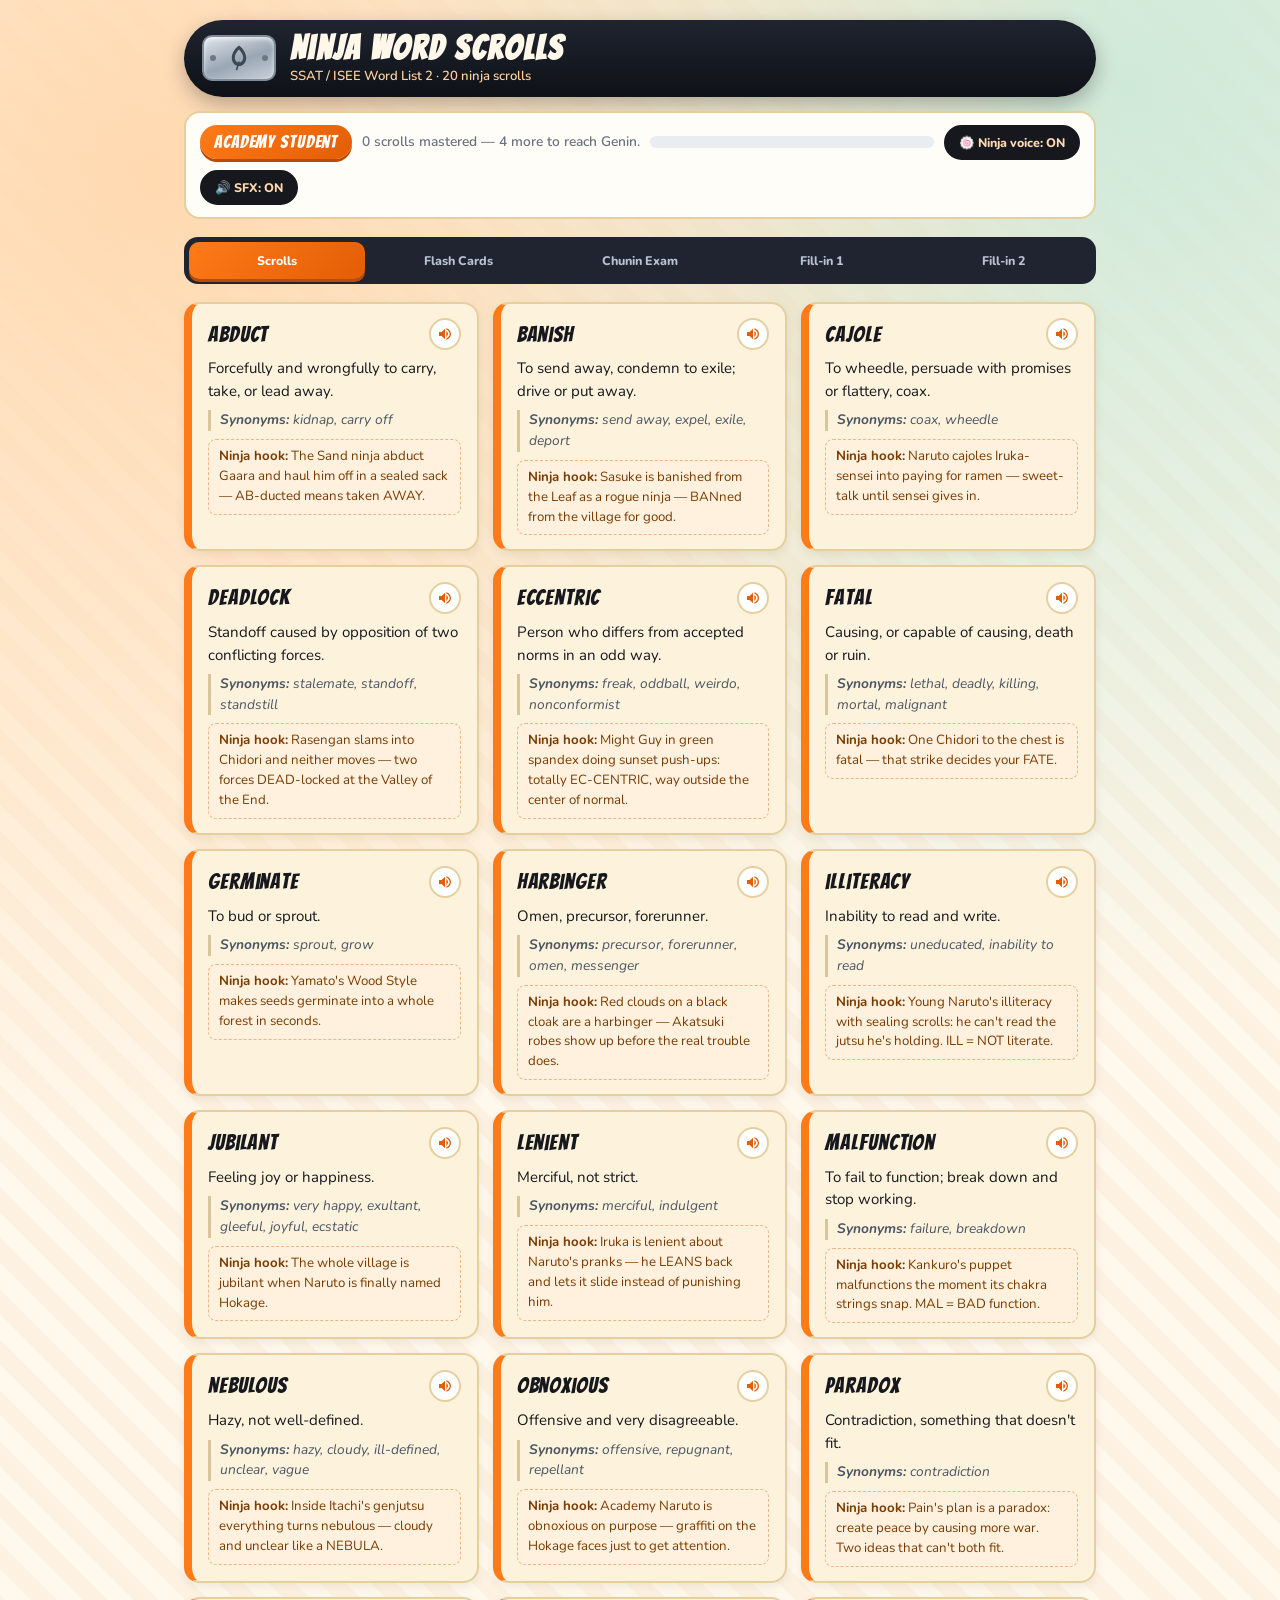
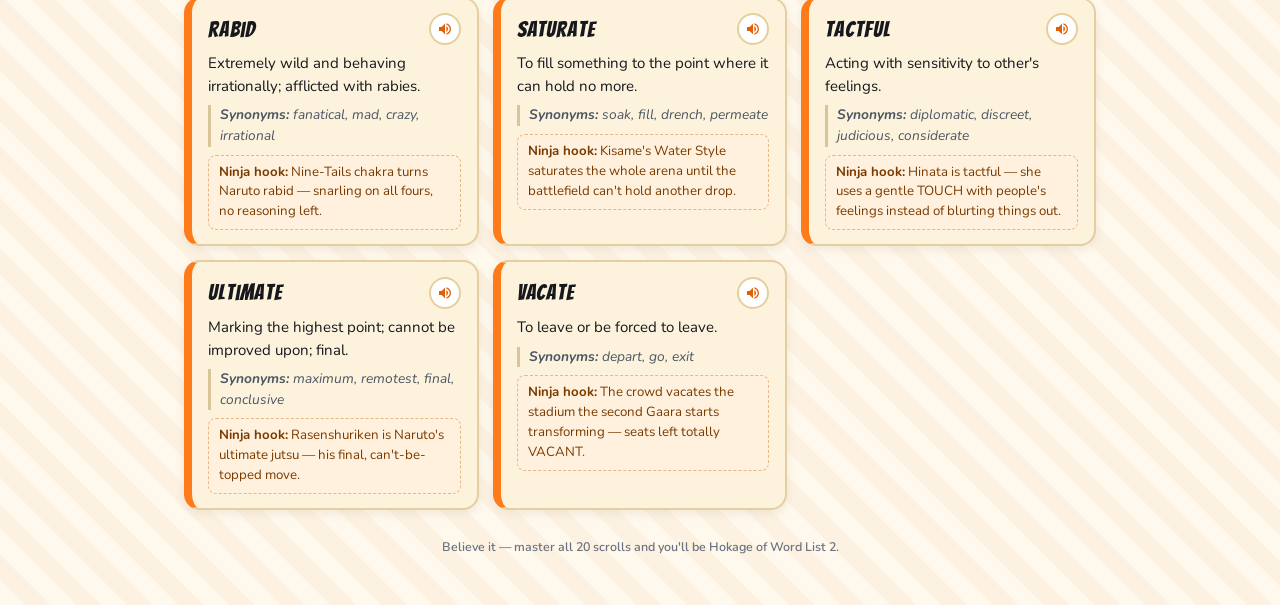
<file: docs/vocabulary/ssat-week-2.html>
<!DOCTYPE html>
<html lang="en">
<head>
  <meta charset="UTF-8">
  <meta name="viewport" content="width=device-width, initial-scale=1.0">
  <title>Ninja Word Scrolls — SSAT/ISEE Word List 2</title>
  <link rel="preconnect" href="https://fonts.googleapis.com">
  <link rel="preconnect" href="https://fonts.gstatic.com" crossorigin>
  <link href="https://fonts.googleapis.com/css2?family=Bangers&family=Nunito:wght@400;600;800&display=swap" rel="stylesheet">
  <style>
    :root {
      --orange: #ff7a18;
      --orange-deep: #e35d05;
      --ink: #16181d;
      --night: #1f2430;
      --scroll: #fdf3dd;
      --scroll-edge: #e5cf9f;
      --leaf: #2f7d4f;
      --chakra: #2f9bd6;
      --sharingan: #d7263d;
      --muted: #6b7280;
      --radius: 16px;
    }

    * { box-sizing: border-box; margin: 0; padding: 0; }

    body {
      font-family: 'Nunito', -apple-system, BlinkMacSystemFont, "Segoe UI", sans-serif;
      color: var(--ink);
      line-height: 1.5;
      padding: 20px 14px 48px;
      max-width: 940px;
      margin: 0 auto;
      background:
        radial-gradient(circle at 12% 8%, #ffd9b0 0, transparent 42%),
        radial-gradient(circle at 88% 4%, #cfe9d8 0, transparent 38%),
        repeating-linear-gradient(45deg, #fff8ec 0 18px, #fdf2e2 18px 36px);
      min-height: 100vh;
    }

    /* ---------- Headband header ---------- */
    .headband {
      display: flex;
      align-items: center;
      gap: 14px;
      background: linear-gradient(180deg, var(--night), #0e1116);
      border-radius: 999px;
      padding: 10px 18px;
      box-shadow: 0 8px 20px rgba(15, 18, 25, 0.28);
    }

    .plate {
      flex: none;
      width: 74px;
      height: 46px;
      border-radius: 10px;
      background: linear-gradient(160deg, #dfe5ec, #9aa6b4 55%, #c8d1da);
      border: 2px solid #7f8b99;
      display: grid;
      place-items: center;
      position: relative;
      box-shadow: inset 0 2px 4px #ffffffaa;
    }

    .plate::before, .plate::after {
      content: "";
      position: absolute;
      width: 6px;
      height: 6px;
      border-radius: 50%;
      background: #6d7885;
      top: 50%;
      transform: translateY(-50%);
    }
    .plate::before { left: 6px; }
    .plate::after { right: 6px; }

    .plate svg { width: 30px; height: 30px; }

    .headband h1 {
      font-family: 'Bangers', cursive;
      letter-spacing: 0.06em;
      font-size: clamp(1.35rem, 4.6vw, 2.1rem);
      color: #fff7ea;
      line-height: 1.1;
    }

    .headband p {
      color: #ffcf9f;
      font-size: 0.82rem;
      font-weight: 600;
    }

    /* ---------- Rank banner ---------- */
    .rank-bar {
      display: flex;
      flex-wrap: wrap;
      align-items: center;
      gap: 10px;
      margin: 14px 0 18px;
      background: #fffdf7;
      border: 2px solid var(--scroll-edge);
      border-radius: var(--radius);
      padding: 12px 14px;
    }

    .rank-badge {
      font-family: 'Bangers', cursive;
      letter-spacing: 0.05em;
      font-size: 1.1rem;
      color: #fff;
      background: linear-gradient(135deg, var(--orange), var(--orange-deep));
      padding: 4px 14px;
      border-radius: 999px;
      box-shadow: 0 3px 0 #b94b06;
    }

    .rank-text { font-size: 0.86rem; color: var(--muted); font-weight: 600; }

    .voice-toggle {
      border: 2px solid var(--scroll-edge);
      background: #fffdf7;
      color: var(--muted);
      font-family: 'Nunito', sans-serif;
      font-weight: 800;
      font-size: 0.78rem;
      padding: 7px 13px;
      border-radius: 999px;
      cursor: pointer;
      flex: none;
    }

    .voice-toggle.active {
      background: var(--ink);
      color: #ffd9b0;
      border-color: var(--ink);
    }

    .chakra-track {
      flex: 1 1 180px;
      height: 12px;
      background: #e8edf2;
      border-radius: 999px;
      overflow: hidden;
      min-width: 140px;
    }

    .chakra-fill {
      height: 100%;
      width: 0%;
      border-radius: 999px;
      background: linear-gradient(90deg, var(--chakra), #7ee0ff);
      transition: width 0.4s ease;
    }

    /* ---------- Tabs ---------- */
    .nav-tabs {
      display: flex;
      gap: 6px;
      background: var(--night);
      padding: 5px;
      border-radius: 14px;
      margin-bottom: 18px;
    }

    .tab-btn {
      flex: 1;
      padding: 10px 4px;
      border: none;
      background: transparent;
      color: #b9c2cf;
      font-family: 'Nunito', sans-serif;
      font-weight: 800;
      font-size: 0.78rem;
      border-radius: 10px;
      cursor: pointer;
      transition: all 0.2s ease;
    }

    .tab-btn.active {
      background: linear-gradient(135deg, var(--orange), var(--orange-deep));
      color: #fff;
      box-shadow: 0 3px 0 #b94b06;
    }

    .tab-content { display: none; }
    .tab-content.active { display: block; animation: puff 0.25s ease; }

    @keyframes puff {
      from { opacity: 0; transform: translateY(6px) scale(0.99); }
      to { opacity: 1; transform: none; }
    }

    /* ---------- Word scrolls ---------- */
    .word-grid {
      display: grid;
      grid-template-columns: repeat(auto-fill, minmax(270px, 1fr));
      gap: 14px;
    }

    .word-card {
      background: var(--scroll);
      border: 2px solid var(--scroll-edge);
      border-left: 8px solid var(--orange);
      border-radius: var(--radius);
      padding: 14px 16px;
      box-shadow: 0 4px 10px rgba(80, 60, 20, 0.08);
    }

    .word-head {
      display: flex;
      align-items: center;
      gap: 8px;
      flex-wrap: wrap;
      margin-bottom: 6px;
    }

    .word-title {
      font-family: 'Bangers', cursive;
      letter-spacing: 0.04em;
      font-size: 1.4rem;
      color: var(--ink);
    }

    .pos {
      font-size: 0.72rem;
      font-weight: 800;
      color: var(--leaf);
      background: #e3f3e9;
      border-radius: 6px;
      padding: 2px 7px;
      text-transform: uppercase;
    }

    .root-tag {
      font-size: 0.7rem;
      font-weight: 800;
      color: #7a3b00;
      background: #ffe2c2;
      border: 1px solid #f2c390;
      border-radius: 6px;
      padding: 2px 7px;
    }

    .speaker-btn {
      background: #fff;
      border: 2px solid var(--scroll-edge);
      color: var(--orange-deep);
      width: 32px;
      height: 32px;
      border-radius: 50%;
      display: inline-grid;
      place-items: center;
      cursor: pointer;
      margin-left: auto;
      flex: none;
    }

    .speaker-btn:hover { background: #fff1e0; border-color: var(--orange); }
    .speaker-btn svg { width: 16px; height: 16px; fill: currentColor; }

    .word-def { font-size: 0.94rem; margin-bottom: 8px; }

    .sentence {
      font-size: 0.86rem;
      font-style: italic;
      color: #4b5563;
      border-left: 3px solid #d9c59a;
      padding-left: 9px;
      margin-bottom: 8px;
    }

    .hook {
      font-size: 0.83rem;
      color: #7a3b00;
      background: #fff1de;
      border: 1px dashed #eab784;
      border-radius: 8px;
      padding: 7px 10px;
    }

    /* ---------- Flashcards ---------- */
    .deck {
      display: flex;
      flex-direction: column;
      align-items: center;
      gap: 14px;
    }

    .flashcard {
      width: 100%;
      max-width: 470px;
      height: 320px;
      perspective: 1200px;
      cursor: pointer;
    }

    .flashcard-inner {
      position: relative;
      width: 100%;
      height: 100%;
      transition: transform 0.6s cubic-bezier(0.4, 0, 0.2, 1);
      transform-style: preserve-3d;
    }

    .flashcard.flipped .flashcard-inner { transform: rotateY(180deg); }

    .face {
      position: absolute;
      inset: 0;
      backface-visibility: hidden;
      border-radius: 18px;
      border: 3px solid var(--scroll-edge);
      background: var(--scroll);
      padding: 22px 20px;
      display: flex;
      flex-direction: column;
      justify-content: center;
      align-items: center;
      text-align: center;
      gap: 10px;
      box-shadow: 0 12px 24px rgba(60, 45, 15, 0.16);
      overflow: hidden;
    }

    .face::before {
      content: "";
      position: absolute;
      top: 0; left: 0; right: 0;
      height: 12px;
      background: repeating-linear-gradient(90deg, var(--orange) 0 14px, #ffb173 14px 28px);
    }

    .face-back {
      transform: rotateY(180deg);
      background: linear-gradient(180deg, #fffaf0, #ffeed8);
      justify-content: flex-start;
      padding-top: 30px;
    }

    .card-word {
      font-family: 'Bangers', cursive;
      letter-spacing: 0.04em;
      font-size: clamp(2rem, 8vw, 2.9rem);
      line-height: 1.05;
    }

    .card-tags { display: flex; gap: 7px; flex-wrap: wrap; justify-content: center; }

    .card-hint { font-size: 0.78rem; color: var(--muted); font-weight: 700; margin-top: 6px; }

    .card-def { font-size: 1.02rem; font-weight: 700; }

    .face-back .sentence { text-align: left; }
    .face-back .hook { text-align: left; }

    .deck-controls {
      display: flex;
      align-items: center;
      gap: 10px;
      flex-wrap: wrap;
      justify-content: center;
    }

    .btn {
      padding: 10px 18px;
      border: none;
      background: linear-gradient(135deg, var(--orange), var(--orange-deep));
      color: #fff;
      font-family: 'Nunito', sans-serif;
      font-weight: 800;
      font-size: 0.88rem;
      border-radius: 12px;
      cursor: pointer;
      box-shadow: 0 3px 0 #b94b06;
    }

    .btn:active { transform: translateY(2px); box-shadow: 0 1px 0 #b94b06; }

    .btn-dark {
      background: var(--night);
      box-shadow: 0 3px 0 #05070a;
      color: #ffd9b0;
    }
    .btn-dark:active { box-shadow: 0 1px 0 #05070a; }

    .btn-leaf {
      background: linear-gradient(135deg, #3f9c66, var(--leaf));
      box-shadow: 0 3px 0 #1f5b38;
    }
    .btn-leaf:active { box-shadow: 0 1px 0 #1f5b38; }

    .progress-pill {
      font-weight: 800;
      font-size: 0.86rem;
      background: #fffdf7;
      border: 2px solid var(--scroll-edge);
      border-radius: 999px;
      padding: 7px 14px;
    }

    .mastered-note { font-size: 0.8rem; color: var(--muted); font-weight: 700; }

    /* ---------- Quiz ---------- */
    .quiz-card {
      background: #fffdf7;
      border: 3px solid var(--scroll-edge);
      border-radius: 18px;
      padding: 20px;
      max-width: 620px;
      margin: 0 auto;
      box-shadow: 0 8px 18px rgba(60, 45, 15, 0.1);
    }

    .quiz-meta {
      display: flex;
      justify-content: space-between;
      font-size: 0.78rem;
      font-weight: 800;
      color: var(--muted);
      margin-bottom: 10px;
      text-transform: uppercase;
      letter-spacing: 0.05em;
    }

    .quiz-question {
      font-size: 1.03rem;
      font-weight: 700;
      margin-bottom: 16px;
      display: flex;
      align-items: flex-start;
      gap: 8px;
      flex-wrap: wrap;
    }

    .quiz-options { display: flex; flex-direction: column; gap: 9px; margin-bottom: 16px; }

    .option-btn {
      padding: 12px 15px;
      border: 2px solid var(--scroll-edge);
      background: #fff;
      border-radius: 11px;
      text-align: left;
      font-family: 'Nunito', sans-serif;
      font-size: 0.95rem;
      font-weight: 700;
      cursor: pointer;
      transition: all 0.15s ease;
    }

    .option-btn:hover:not(:disabled) { border-color: var(--orange); background: #fff5eb; }
    .option-btn:disabled { cursor: default; }

    .option-btn.correct {
      background: #dff5e6;
      border-color: var(--leaf);
      color: #14532d;
    }

    .option-btn.wrong {
      background: #ffe1e4;
      border-color: var(--sharingan);
      color: #7f1020;
    }

    .quiz-feedback {
      font-size: 0.88rem;
      font-weight: 700;
      min-height: 22px;
      margin-bottom: 12px;
    }

    .quiz-footer { display: flex; justify-content: space-between; align-items: center; gap: 10px; flex-wrap: wrap; }

    .streak { font-weight: 800; font-size: 0.86rem; color: var(--orange-deep); }

    /* ---------- Fill-in-the-blank ---------- */
    .blanks-card {
      background: #fffdf7;
      border: 3px solid var(--scroll-edge);
      border-radius: 18px;
      padding: 18px;
      max-width: 720px;
      margin: 0 auto;
      box-shadow: 0 8px 18px rgba(60, 45, 15, 0.1);
    }

    .blanks-note {
      font-size: 0.86rem;
      font-weight: 700;
      color: var(--muted);
      margin: 0 0 12px;
    }

    .word-bank {
      display: flex;
      flex-wrap: wrap;
      gap: 7px;
      margin-bottom: 16px;
      padding: 12px;
      background: var(--scroll);
      border: 2px dashed var(--scroll-edge);
      border-radius: 12px;
    }

    .bank-word {
      border: 2px solid var(--scroll-edge);
      background: #fff;
      color: var(--ink);
      font-family: 'Nunito', sans-serif;
      font-weight: 800;
      font-size: 0.8rem;
      padding: 5px 10px;
      border-radius: 999px;
      cursor: pointer;
    }

    .bank-word:hover { border-color: var(--orange); background: #fff5eb; }

    .blanks-list {
      display: flex;
      flex-direction: column;
      gap: 11px;
      margin-bottom: 16px;
    }

    .blank-row {
      display: flex;
      gap: 8px;
      align-items: baseline;
      font-size: 0.95rem;
      font-weight: 600;
      line-height: 1.55;
    }

    .blank-num {
      flex: none;
      width: 26px;
      font-weight: 800;
      color: var(--orange-deep);
    }

    .blank-sentence { flex: 1; }

    .blank-input {
      display: inline-block;
      min-width: 132px;
      margin: 0 4px;
      border: none;
      border-bottom: 2px solid var(--orange);
      border-radius: 0;
      background: transparent;
      font-family: 'Nunito', sans-serif;
      font-weight: 800;
      font-size: 0.95rem;
      text-align: center;
      color: var(--ink);
      line-height: 1.3;
      padding: 0 4px 1px;
      cursor: pointer;
      -webkit-user-select: none;
      user-select: none;
      -webkit-tap-highlight-color: transparent;
    }

    .blank-input.selected { border-bottom-color: var(--ink); background: #fff1de; }

    .blank-input.correct {
      border-bottom-color: var(--leaf);
      color: #14532d;
      background: #dff5e680;
    }

    .blank-input.wrong {
      border-bottom-color: var(--sharingan);
      color: #7f1020;
      background: #ffe1e480;
    }

    .blank-input:disabled { cursor: default; }

    footer {
      text-align: center;
      margin-top: 28px;
      font-size: 0.78rem;
      color: var(--muted);
      font-weight: 600;
    }

    @media (max-width: 520px) {
      .headband { border-radius: 20px; }
      .plate { width: 60px; height: 40px; }
      .flashcard { height: 340px; }
    }
  </style>
</head>
<body>

  <header class="headband">
    <div class="plate" aria-hidden="true">
      <svg viewBox="0 0 100 100">
        <path fill="#3d4854" d="M50 8c14 10 24 26 24 42 0 15-11 27-24 27S26 65 26 50C26 34 36 18 50 8zm0 14c-8 8-14 19-14 28 0 9 6 15 14 15s14-6 14-15c0-9-6-20-14-28z"/>
        <path fill="#3d4854" d="M48 62h5l-9 30-5-3z"/>
      </svg>
    </div>
    <div>
      <h1>Ninja Word Scrolls</h1>
      <p>SSAT / ISEE Word List 2 &middot; 20 ninja scrolls</p>
    </div>
  </header>

  <div class="rank-bar">
    <span class="rank-badge" id="rankBadge">Academy Student</span>
    <span class="rank-text" id="rankText">Master scrolls to rank up toward Hokage.</span>
    <div class="chakra-track" title="Chakra to next rank"><div class="chakra-fill" id="chakraFill"></div></div>
    <button class="voice-toggle" id="voiceToggle" type="button">🍥 Ninja voice: ON</button>
    <button class="voice-toggle active" id="sfxToggle" type="button">🔊 SFX: ON</button>
  </div>

  <nav class="nav-tabs">
    <button class="tab-btn active" data-tab="scrolls">Scrolls</button>
    <button class="tab-btn" data-tab="deck">Flash Cards</button>
    <button class="tab-btn" data-tab="exam">Chunin Exam</button>
    <button class="tab-btn" data-tab="blanks">Fill-in 1</button>
    <button class="tab-btn" data-tab="blanks2">Fill-in 2</button>
  </nav>

  <!-- TAB 1: WORD SCROLLS -->
  <section id="tab-scrolls" class="tab-content active">
    <div class="word-grid" id="wordGrid"></div>
  </section>

  <!-- TAB 2: FLASH CARDS -->
  <section id="tab-deck" class="tab-content">
    <div class="deck">
      <div class="flashcard" id="flashcard" tabindex="0" role="button" aria-label="Flash card, click or press space to flip">
        <div class="flashcard-inner">
          <div class="face face-front">
            <div class="card-tags" id="cardTags"></div>
            <div class="card-word" id="cardWord">shadow</div>
            <button class="speaker-btn" id="cardSpeaker" style="margin: 0;" title="Hear the word">
              <svg viewBox="0 0 24 24"><path d="M3 9v6h4l5 5V4L7 9H3zm13.5 3c0-1.77-1.02-3.29-2.5-4.03v8.05c1.48-.73 2.5-2.25 2.5-4.02zM14 3.23v2.06c2.89.86 5 3.54 5 6.71s-2.11 5.85-5 6.71v2.06c4.01-.91 7-4.49 7-8.77s-2.99-7.86-7-8.77z"/></svg>
            </button>
            <p class="card-hint">Tap the scroll to reveal the jutsu &middot; ← → to travel</p>
          </div>
          <div class="face face-back">
            <p class="card-def" id="cardDef">Definition</p>
            <p class="sentence" id="cardSyn">Synonyms</p>
            <p class="hook" id="cardHook">Memory jutsu</p>
          </div>
        </div>
      </div>

      <div class="deck-controls">
        <button class="btn btn-dark" id="prevBtn">◀ Back</button>
        <span class="progress-pill" id="cardProgress">1 / 20</span>
        <button class="btn" id="nextBtn">Next ▶</button>
      </div>
      <div class="deck-controls">
        <button class="btn btn-leaf" id="masterBtn">✔ Mark Mastered</button>
        <button class="btn btn-dark" id="shuffleBtn">🌀 Shuffle Deck</button>
        <span class="mastered-note" id="masteredNote">0 of 20 mastered</span>
      </div>
    </div>
  </section>

  <!-- TAB 3: QUIZ -->
  <section id="tab-exam" class="tab-content">
    <div class="quiz-card">
      <div class="quiz-meta">
        <span>Chunin Exam &middot; Word List 2</span>
        <span id="quizScore">Score 0 / 0</span>
      </div>
      <div class="quiz-question" id="quizQuestion"></div>
      <div class="quiz-options" id="quizOptions"></div>
      <p class="quiz-feedback" id="quizFeedback"></p>
      <div class="quiz-footer">
        <button class="btn" id="nextQuizBtn">Next Question</button>
        <span class="streak" id="quizStreak">Streak: 0 🔥</span>
      </div>
    </div>
    <audio id="correctSfx" src="audio/correct.mp3" preload="auto"></audio>
    <audio id="wrongSfx" src="audio/wrong.mp3" preload="auto"></audio>
  </section>

  <!-- TAB 4: FILL-IN-THE-BLANK -->
  <section id="tab-blanks" class="tab-content">
    <div class="blanks-card">
      <div class="quiz-meta">
        <span>Fill-in 1 &middot; 30 sentences</span>
        <span id="blanksScore">Not graded yet</span>
      </div>
      <p class="blanks-note">Quiz 1. Tap a blank, then tap a word from the bank. No typing needed.</p>
      <div class="word-bank" id="wordBank"></div>
      <div class="blanks-list" id="blanksList"></div>
      <p class="quiz-feedback" id="blanksFeedback"></p>
      <div class="quiz-footer">
        <button class="btn" id="checkBlanksBtn" type="button">Check answers</button>
        <button class="btn btn-dark" id="newBlanksBtn" type="button">🌀 New quiz</button>
      </div>
    </div>
  </section>

  <!-- TAB 5: FILL-IN 2 -->
  <section id="tab-blanks2" class="tab-content">
    <div class="blanks-card">
      <div class="quiz-meta">
        <span>Fill-in 2 &middot; 30 different sentences</span>
        <span id="blanks2Score">Not graded yet</span>
      </div>
      <p class="blanks-note">Quiz 2 uses a different sentence set. Tap a blank, then tap a word from the bank.</p>
      <div class="word-bank" id="wordBank2"></div>
      <div class="blanks-list" id="blanksList2"></div>
      <p class="quiz-feedback" id="blanks2Feedback"></p>
      <div class="quiz-footer">
        <button class="btn" id="checkBlanks2Btn" type="button">Check answers</button>
        <button class="btn btn-dark" id="newBlanks2Btn" type="button">🌀 New quiz</button>
      </div>
    </div>
  </section>

  <footer>Believe it — master all 20 scrolls and you'll be Hokage of Word List 2.</footer>

  <script>
    const WORDS = [
      { word: "abduct", def: "Forcefully and wrongfully to carry, take, or lead away.", syn: "kidnap, carry off", hook: "The Sand ninja abduct Gaara and haul him off in a sealed sack — AB-ducted means taken AWAY." },
      { word: "banish", def: "To send away, condemn to exile; drive or put away.", syn: "send away, expel, exile, deport", hook: "Sasuke is banished from the Leaf as a rogue ninja — BANned from the village for good." },
      { word: "cajole", def: "To wheedle, persuade with promises or flattery, coax.", syn: "coax, wheedle", hook: "Naruto cajoles Iruka-sensei into paying for ramen — sweet-talk until sensei gives in." },
      { word: "deadlock", def: "Standoff caused by opposition of two conflicting forces.", syn: "stalemate, standoff, standstill", hook: "Rasengan slams into Chidori and neither moves — two forces DEAD-locked at the Valley of the End." },
      { word: "eccentric", def: "Person who differs from accepted norms in an odd way.", syn: "freak, oddball, weirdo, nonconformist", hook: "Might Guy in green spandex doing sunset push-ups: totally EC-CENTRIC, way outside the center of normal." },
      { word: "fatal", def: "Causing, or capable of causing, death or ruin.", syn: "lethal, deadly, killing, mortal, malignant", hook: "One Chidori to the chest is fatal — that strike decides your FATE." },
      { word: "germinate", def: "To bud or sprout.", syn: "sprout, grow", hook: "Yamato's Wood Style makes seeds germinate into a whole forest in seconds." },
      { word: "harbinger", def: "Omen, precursor, forerunner.", syn: "precursor, forerunner, omen, messenger", hook: "Red clouds on a black cloak are a harbinger — Akatsuki robes show up before the real trouble does." },
      { word: "illiteracy", def: "Inability to read and write.", syn: "uneducated, inability to read", hook: "Young Naruto's illiteracy with sealing scrolls: he can't read the jutsu he's holding. ILL = NOT literate." },
      { word: "jubilant", def: "Feeling joy or happiness.", syn: "very happy, exultant, gleeful, joyful, ecstatic", hook: "The whole village is jubilant when Naruto is finally named Hokage." },
      { word: "lenient", def: "Merciful, not strict.", syn: "merciful, indulgent", hook: "Iruka is lenient about Naruto's pranks — he LEANS back and lets it slide instead of punishing him." },
      { word: "malfunction", def: "To fail to function; break down and stop working.", syn: "failure, breakdown", hook: "Kankuro's puppet malfunctions the moment its chakra strings snap. MAL = BAD function." },
      { word: "nebulous", def: "Hazy, not well-defined.", syn: "hazy, cloudy, ill-defined, unclear, vague", hook: "Inside Itachi's genjutsu everything turns nebulous — cloudy and unclear like a NEBULA." },
      { word: "obnoxious", def: "Offensive and very disagreeable.", syn: "offensive, repugnant, repellant", hook: "Academy Naruto is obnoxious on purpose — graffiti on the Hokage faces just to get attention." },
      { word: "paradox", def: "Contradiction, something that doesn't fit.", syn: "contradiction", hook: "Pain's plan is a paradox: create peace by causing more war. Two ideas that can't both fit." },
      { word: "rabid", def: "Extremely wild and behaving irrationally; afflicted with rabies.", syn: "fanatical, mad, crazy, irrational", hook: "Nine-Tails chakra turns Naruto rabid — snarling on all fours, no reasoning left." },
      { word: "saturate", def: "To fill something to the point where it can hold no more.", syn: "soak, fill, drench, permeate", hook: "Kisame's Water Style saturates the whole arena until the battlefield can't hold another drop." },
      { word: "tactful", def: "Acting with sensitivity to other's feelings.", syn: "diplomatic, discreet, judicious, considerate", hook: "Hinata is tactful — she uses a gentle TOUCH with people's feelings instead of blurting things out." },
      { word: "ultimate", def: "Marking the highest point; cannot be improved upon; final.", syn: "maximum, remotest, final, conclusive", hook: "Rasenshuriken is Naruto's ultimate jutsu — his final, can't-be-topped move." },
      { word: "vacate", def: "To leave or be forced to leave.", syn: "depart, go, exit", hook: "The crowd vacates the stadium the second Gaara starts transforming — seats left totally VACANT." }
    ];

    const BLANK_BANK = [
      { word: "abduct", text: "The rogue ninja tried to _____ the princess from the palace at midnight." },
      { word: "abduct", text: "Pirates hoped to _____ the merchant and demand a chest of gold." },
      { word: "banish", text: "The king voted to _____ the traitor from the kingdom forever." },
      { word: "banish", text: "After the prank, the coach threatened to _____ the player from the team." },
      { word: "cajole", text: "She tried to _____ her brother into sharing the last slice of cake." },
      { word: "cajole", text: "The salesman hoped to _____ customers into buying a more expensive phone." },
      { word: "deadlock", text: "The chess match ended in a _____ when neither player could move without losing." },
      { word: "deadlock", text: "Peace talks reached a _____ because both sides refused to give an inch." },
      { word: "eccentric", text: "Our _____ neighbor waters the garden at midnight while wearing a pirate hat." },
      { word: "eccentric", text: "The inventor was so _____ that he named every robot after a vegetable." },
      { word: "fatal", text: "One _____ mistake in the experiment caused the whole lab to shut down." },
      { word: "fatal", text: "The snake's bite can be _____ if you do not get the antidote quickly." },
      { word: "germinate", text: "Keep the soil damp so the bean seeds will _____ in a few days." },
      { word: "germinate", text: "Scientists watched the tiny spores _____ under the microscope." },
      { word: "harbinger", text: "Dark clouds can be a _____ of a coming storm." },
      { word: "harbinger", text: "The first robin in the yard is often a _____ of warmer weather." },
      { word: "illiteracy", text: "The village fought _____ by opening a free night school for adults." },
      { word: "illiteracy", text: "Apps that read text aloud can help people who struggle with _____." },
      { word: "jubilant", text: "The fans were _____ when the underdog team scored in the last second." },
      { word: "jubilant", text: "She felt _____ after opening the letter that said she got the scholarship." },
      { word: "lenient", text: "The substitute teacher was so _____ that nobody did any homework." },
      { word: "lenient", text: "A _____ referee let the game continue after a small foul." },
      { word: "malfunction", text: "The printer had a _____ and spat out twenty blank pages." },
      { word: "malfunction", text: "A _____ in the traffic light caused cars to stop in both directions." },
      { word: "nebulous", text: "His excuse was so _____ that nobody understood what actually happened." },
      { word: "nebulous", text: "The directions were _____, with no street names or landmarks." },
      { word: "obnoxious", text: "The _____ fan yelled insults at every player on the other team." },
      { word: "obnoxious", text: "Chewing with your mouth open during a recital is _____." },
      { word: "paradox", text: "It is a _____ that the quietest student wrote the loudest poem." },
      { word: "paradox", text: "\"Less is more\" sounds like a _____ until you see a simple, beautiful drawing." },
      { word: "rabid", text: "The _____ raccoon darted in circles and would not calm down." },
      { word: "rabid", text: "A _____ sports fan screamed at the television for the entire game." },
      { word: "saturate", text: "Heavy rain will _____ the soccer field until it turns to mud." },
      { word: "saturate", text: "Don't _____ the sponge or it will drip all over the counter." },
      { word: "tactful", text: "A _____ friend tells you your zipper is down without embarrassing you." },
      { word: "tactful", text: "The diplomat was _____ when she changed the subject during an awkward dinner." },
      { word: "ultimate", text: "Winning the championship was the team's _____ goal for the season." },
      { word: "ultimate", text: "The _____ challenge in the video game is a boss that takes three lives to beat." },
      { word: "vacate", text: "We had to _____ the library when the fire alarm went off." },
      { word: "vacate", text: "The family will _____ the apartment when the lease ends in June." }
    ];

    const BLANK_BANK_2 = [
      { word: "abduct", text: "Thieves tried to _____ the trophy from the glass case during the parade." },
      { word: "abduct", text: "The comic-book villain hoped to _____ a scientist from the rooftop lab." },
      { word: "banish", text: "The club voted to _____ anyone who cheated at the tournament." },
      { word: "banish", text: "The storybook queen could _____ a person to a lonely island." },
      { word: "cajole", text: "He tried to _____ the cat out from under the couch with a treat." },
      { word: "cajole", text: "The class hoped to _____ the principal into adding an extra spirit day." },
      { word: "deadlock", text: "Contract talks hit a _____ over the last three dollars of pay." },
      { word: "deadlock", text: "Two goats on a narrow bridge created a _____ until one backed up." },
      { word: "eccentric", text: "The _____ chef cooked only meals that were entirely purple." },
      { word: "eccentric", text: "Her _____ hobby is collecting left shoes and never the right ones." },
      { word: "fatal", text: "A _____ error in the rocket's code stopped the launch." },
      { word: "fatal", text: "For a cactus, too much water can be _____." },
      { word: "germinate", text: "Sunflower seeds _____ faster if you soak them overnight." },
      { word: "germinate", text: "In biology class we timed how long it took peas to _____." },
      { word: "harbinger", text: "A sudden hush in the forest can be a _____ of a predator nearby." },
      { word: "harbinger", text: "The first frost is a _____ that winter is on its way." },
      { word: "illiteracy", text: "Picture books helped him climb out of _____ one page at a time." },
      { word: "illiteracy", text: "The exhibit showed how _____ made street signs useless to some visitors." },
      { word: "jubilant", text: "The class was _____ when the field trip was announced." },
      { word: "jubilant", text: "He was _____ after solving the riddle nobody else could crack." },
      { word: "lenient", text: "Mom was _____ about bedtime on New Year's Eve." },
      { word: "lenient", text: "The librarian was _____ and waived the overdue fee this once." },
      { word: "malfunction", text: "The drone had a _____ and drifted into a tree." },
      { word: "malfunction", text: "A _____ in the scoreboard showed 99 points for both teams." },
      { word: "nebulous", text: "The villain's plan stayed _____ until the last chapter." },
      { word: "nebulous", text: "\"Sometime soon\" is a _____ deadline that never actually arrives." },
      { word: "obnoxious", text: "An _____ ringtone went off three times during the play." },
      { word: "obnoxious", text: "The _____ commercial was louder than the show itself." },
      { word: "paradox", text: "Time-travel stories often rest on a _____ about meeting your past self." },
      { word: "paradox", text: "It is a _____ that adding more cooks made dinner take longer." },
      { word: "rabid", text: "The _____ debate over pineapple on pizza lasted the whole lunch period." },
      { word: "rabid", text: "Rangers warned hikers about a _____ fox seen near the trail." },
      { word: "saturate", text: "Don't _____ the pancakes with syrup until they fall apart." },
      { word: "saturate", text: "Leave the sponge in the bucket and it will _____." },
      { word: "tactful", text: "It is _____ to praise the drawing before suggesting a small change." },
      { word: "tactful", text: "She found a _____ way to say there was spinach in his teeth." },
      { word: "ultimate", text: "The _____ prize was a golden ticket to the science-fair finals." },
      { word: "ultimate", text: "For him, the _____ vacation is a quiet cabin with no Wi-Fi." },
      { word: "vacate", text: "Please _____ the bus so the next class can board." },
      { word: "vacate", text: "Campers must _____ the site by noon on Sunday." }
    ];

    const RANKS = [
      { name: "Academy Student", at: 0 },
      { name: "Genin", at: 4 },
      { name: "Chunin", at: 8 },
      { name: "Jonin", at: 12 },
      { name: "ANBU Black Ops", at: 16 },
      { name: "Hokage", at: 20 }
    ];

    const STORAGE_KEY = "ssat-week-2-mastered";
    const mastered = new Set(loadMastered());

    function loadMastered() {
      try {
        return JSON.parse(localStorage.getItem(STORAGE_KEY)) || [];
      } catch (err) {
        return [];
      }
    }

    function saveMastered() {
      try {
        localStorage.setItem(STORAGE_KEY, JSON.stringify([...mastered]));
      } catch (err) {
        /* storage blocked — progress simply won't persist */
      }
    }

    /* ---------- Ninja voice ---------- */
    const VOICE_KEY = "ssat-week-2-ninja-voice";
    // Gravelly macOS / Chrome voices. Fred is the raspiest built-in English option.
    const NINJA_VOICE_NAMES = ["Fred", "Ralph", "Albert", "Bruce", "Daniel", "Google UK English Male", "Alex"];
    let ninjaVoice = localStorage.getItem(VOICE_KEY) !== "off";
    let pickedVoice = null;

    function chooseVoice() {
      if (!("speechSynthesis" in window)) return;
      const voices = window.speechSynthesis.getVoices().filter(v => v.lang.startsWith("en"));
      if (!voices.length) return;
      pickedVoice =
        NINJA_VOICE_NAMES.map(name => voices.find(v => v.name === name)).find(Boolean) ||
        voices.find(v => /fred|ralph|albert|male/i.test(v.name)) ||
        voices[0];
    }

    if ("speechSynthesis" in window) {
      chooseVoice();
      window.speechSynthesis.addEventListener("voiceschanged", chooseVoice);
    }

    function speak(text, event) {
      if (event) event.stopPropagation();
      if (!("speechSynthesis" in window)) return;
      window.speechSynthesis.cancel();
      const utterance = new SpeechSynthesisUtterance(text);
      utterance.lang = "en-US";
      if (ninjaVoice) {
        if (pickedVoice) utterance.voice = pickedVoice;
        utterance.pitch = 1.9; // high + Fred's gravel
        utterance.rate = 1.08;
      } else {
        utterance.pitch = 1;
        utterance.rate = 0.85; // slower and clearer for careful study
      }
      window.speechSynthesis.speak(utterance);
    }

    function renderVoiceToggle() {
      const btn = document.getElementById("voiceToggle");
      btn.textContent = ninjaVoice ? "🍥 Ninja voice: ON" : "🧘 Sensei voice: clear";
      btn.classList.toggle("active", ninjaVoice);
      btn.title = ninjaVoice
        ? "Raspy ninja voice. Tap for a slower, clearer voice."
        : "Slow, clear pronunciation. Tap for the ninja voice.";
    }

    document.getElementById("voiceToggle").addEventListener("click", () => {
      ninjaVoice = !ninjaVoice;
      try {
        localStorage.setItem(VOICE_KEY, ninjaVoice ? "on" : "off");
      } catch (err) {
        /* storage blocked — the setting just won't persist */
      }
      renderVoiceToggle();
      speak(ninjaVoice ? "Believe it!" : "Listen closely.");
    });

    const SFX_KEY = "ssat-week-2-sfx";
    let sfxOn = localStorage.getItem(SFX_KEY) !== "off";

    function playSfx(which) {
      if (!sfxOn) return;
      const el = document.getElementById(which);
      if (!el) return;
      el.currentTime = 0;
      el.play().catch(() => {});
    }

    function renderSfxToggle() {
      const btn = document.getElementById("sfxToggle");
      btn.textContent = sfxOn ? "🔊 SFX: ON" : "🔇 SFX: OFF";
      btn.classList.toggle("active", sfxOn);
      btn.title = sfxOn ? "Quiz sound effects on. Tap to mute." : "Quiz sound effects off. Tap to unmute.";
    }

    document.getElementById("sfxToggle").addEventListener("click", () => {
      sfxOn = !sfxOn;
      try {
        localStorage.setItem(SFX_KEY, sfxOn ? "on" : "off");
      } catch (err) {
        /* storage blocked */
      }
      renderSfxToggle();
    });

    const SPEAKER_SVG = '<svg viewBox="0 0 24 24"><path d="M3 9v6h4l5 5V4L7 9H3zm13.5 3c0-1.77-1.02-3.29-2.5-4.03v8.05c1.48-.73 2.5-2.25 2.5-4.02zM14 3.23v2.06c2.89.86 5 3.54 5 6.71s-2.11 5.85-5 6.71v2.06c4.01-.91 7-4.49 7-8.77s-2.99-7.86-7-8.77z"/></svg>';

    /* ---------- Rank ---------- */
    function updateRank() {
      const count = mastered.size;
      let current = RANKS[0];
      let next = null;
      RANKS.forEach(rank => {
        if (count >= rank.at) current = rank;
      });
      next = RANKS.find(rank => rank.at > count) || null;

      document.getElementById("rankBadge").textContent = current.name;
      document.getElementById("rankText").textContent = next
        ? `${count} scrolls mastered — ${next.at - count} more to reach ${next.name}.`
        : "All 20 scrolls mastered. You are Hokage!";
      document.getElementById("chakraFill").style.width = `${(count / WORDS.length) * 100}%`;
      document.getElementById("masteredNote").textContent = `${count} of ${WORDS.length} mastered`;
    }

    /* ---------- Tab 1: scrolls ---------- */
    function renderWordGrid() {
      const grid = document.getElementById("wordGrid");
      grid.innerHTML = WORDS.map(item => `
        <article class="word-card">
          <div class="word-head">
            <span class="word-title">${item.word}</span>
            <button class="speaker-btn" data-speak="${item.word}" title="Hear the word">${SPEAKER_SVG}</button>
          </div>
          <p class="word-def">${item.def}</p>
          <p class="sentence"><strong>Synonyms:</strong> ${item.syn}</p>
          <p class="hook"><strong>Ninja hook:</strong> ${item.hook}</p>
        </article>
      `).join("");
    }

    document.getElementById("wordGrid").addEventListener("click", event => {
      const btn = event.target.closest("[data-speak]");
      if (btn) speak(btn.dataset.speak, event);
    });

    /* ---------- Tab 2: flash cards ---------- */
    let deck = [];
    let cardIdx = 0;
    const cardEl = document.getElementById("flashcard");

    function buildDeck(shuffle) {
      deck = WORDS.slice();
      if (shuffle) deck.sort(() => Math.random() - 0.5);
      cardIdx = 0;
      renderCard();
    }

    function renderCard() {
      cardEl.classList.remove("flipped");
      const item = deck[cardIdx];
      if (!item) return;

      const tags = [];
      if (mastered.has(item.word)) tags.push('<span class="pos" style="color:#7a3b00;background:#ffe2c2;">mastered</span>');

      document.getElementById("cardTags").innerHTML = tags.join("");
      document.getElementById("cardWord").textContent = item.word;
      document.getElementById("cardDef").textContent = item.def;
      document.getElementById("cardSyn").innerHTML = `<strong>Synonyms:</strong> ${item.syn}`;
      document.getElementById("cardHook").innerHTML = `<strong>Ninja hook:</strong> ${item.hook}`;
      document.getElementById("cardProgress").textContent = `${cardIdx + 1} / ${deck.length}`;
      document.getElementById("masterBtn").textContent = mastered.has(item.word) ? "↺ Unmark" : "✔ Mark Mastered";
    }

    function moveCard(step) {
      cardIdx = (cardIdx + step + deck.length) % deck.length;
      renderCard();
    }

    cardEl.addEventListener("click", event => {
      if (event.target.closest(".speaker-btn")) return;
      cardEl.classList.toggle("flipped");
    });

    cardEl.addEventListener("keydown", event => {
      if (event.key === " " || event.key === "Enter") {
        event.preventDefault();
        cardEl.classList.toggle("flipped");
      }
    });

    document.getElementById("cardSpeaker").addEventListener("click", event => speak(deck[cardIdx].word, event));
    document.getElementById("prevBtn").addEventListener("click", () => moveCard(-1));
    document.getElementById("nextBtn").addEventListener("click", () => moveCard(1));
    document.getElementById("shuffleBtn").addEventListener("click", () => buildDeck(true));

    document.getElementById("masterBtn").addEventListener("click", () => {
      const item = deck[cardIdx];
      if (mastered.has(item.word)) {
        mastered.delete(item.word);
      } else {
        mastered.add(item.word);
      }
      saveMastered();
      updateRank();
      renderCard();
      renderWordGrid();
    });

    document.addEventListener("keydown", event => {
      if (!document.getElementById("tab-deck").classList.contains("active")) return;
      if (event.key === "ArrowRight") moveCard(1);
      if (event.key === "ArrowLeft") moveCard(-1);
    });

    /* ---------- Tab 3: quiz ---------- */
    let score = 0;
    let asked = 0;
    let streak = 0;
    let answer = null;

    function pickOptions(target) {
      const options = [target.word];
      while (options.length < 4) {
        const candidate = WORDS[Math.floor(Math.random() * WORDS.length)].word;
        if (!options.includes(candidate)) options.push(candidate);
      }
      return options.sort(() => Math.random() - 0.5);
    }

    function newQuestion() {
      const target = WORDS[Math.floor(Math.random() * WORDS.length)];
      answer = target.word;

      const styles = ["def", "syn"];
      const style = styles[Math.floor(Math.random() * styles.length)];

      let prompt;
      if (style === "def") {
        prompt = `Which word means: <em>"${target.def}"</em>`;
      } else {
        prompt = `Which word is a synonym for: <strong>"${target.syn.split(",")[0].trim()}"</strong>?`;
      }

      document.getElementById("quizQuestion").innerHTML = prompt;
      document.getElementById("quizFeedback").textContent = "";

      const optionsEl = document.getElementById("quizOptions");
      optionsEl.innerHTML = "";
      pickOptions(target).forEach(option => {
        const btn = document.createElement("button");
        btn.className = "option-btn";
        btn.textContent = option;
        btn.addEventListener("click", () => checkAnswer(btn, option));
        optionsEl.appendChild(btn);
      });
    }

    function checkAnswer(btn, choice) {
      const buttons = document.querySelectorAll(".option-btn");
      buttons.forEach(b => { b.disabled = true; });
      asked++;

      const feedback = document.getElementById("quizFeedback");
      if (choice === answer) {
        btn.classList.add("correct");
        score++;
        streak++;
        feedback.textContent = streak >= 3 ? `Rasengan! ${streak} in a row. 🌀` : "Nice hit, shinobi!";
        feedback.style.color = "#14532d";
        playSfx("correctSfx");
      } else {
        btn.classList.add("wrong");
        streak = 0;
        buttons.forEach(b => { if (b.textContent === answer) b.classList.add("correct"); });
        feedback.textContent = `Substitution jutsu! The answer was "${answer}".`;
        feedback.style.color = "#7f1020";
        playSfx("wrongSfx");
      }
      document.getElementById("quizScore").textContent = `Score ${score} / ${asked}`;
      document.getElementById("quizStreak").textContent = `Streak: ${streak} 🔥`;
    }

    document.getElementById("nextQuizBtn").addEventListener("click", newQuestion);

    /* ---------- Fill-in quizzes ---------- */
    const BLANK_COUNT = 30;

    function shuffleList(list) {
      return list.slice().sort(() => Math.random() - 0.5);
    }

    function createBlanksQuiz(config) {
      let items = [];
      let started = false;
      let focused = 0;
      const root = document.getElementById(config.rootId);
      const list = document.getElementById(config.listId);
      const bankEl = document.getElementById(config.bankId);
      const scoreEl = document.getElementById(config.scoreId);
      const feedbackEl = document.getElementById(config.feedbackId);
      const checkBtn = document.getElementById(config.checkBtnId);
      const newBtn = document.getElementById(config.newBtnId);

      function renderBank() {
        bankEl.innerHTML = "";
        shuffleList(WORDS.map(item => item.word)).forEach(word => {
          const chip = document.createElement("button");
          chip.type = "button";
          chip.className = "bank-word";
          chip.textContent = word;
          chip.addEventListener("click", () => fillFromBank(word));
          bankEl.appendChild(chip);
        });
      }

      function blanks() {
        return [...root.querySelectorAll(".blank-input")];
      }

      function selectBlank(index) {
        focused = index;
        blanks().forEach(blank => {
          blank.classList.toggle("selected", Number(blank.dataset.index) === index && !blank.disabled);
        });
      }

      function fillFromBank(word) {
        const slots = blanks();
        if (!slots.length) return;
        const target = slots[focused] || slots.find(blank => !blank.textContent.trim()) || slots[0];
        if (target.disabled) return;
        target.textContent = word;
        const nextEmpty = slots.find(blank => !blank.disabled && !blank.textContent.trim());
        selectBlank(nextEmpty ? Number(nextEmpty.dataset.index) : Number(target.dataset.index));
      }

      function start() {
        items = shuffleList(config.bank).slice(0, BLANK_COUNT);
        focused = 0;
        started = true;
        renderBank();
        scoreEl.textContent = "Not graded yet";
        feedbackEl.textContent = "";
        checkBtn.disabled = false;
        list.innerHTML = items.map((item, index) => {
          const html = item.text.replace("_____", `<button type="button" class="blank-input" data-index="${index}" aria-label="Blank ${index + 1}"></button>`);
          return `<div class="blank-row"><span class="blank-num">${index + 1}.</span><span class="blank-sentence">${html}</span></div>`;
        }).join("");
        list.querySelectorAll(".blank-input").forEach(blank => {
          blank.addEventListener("click", () => {
            if (!blank.disabled) selectBlank(Number(blank.dataset.index));
          });
        });
        selectBlank(0);
      }

      function check() {
        const slots = blanks();
        if (!slots.length) return;
        let correct = 0;
        slots.forEach((blank, index) => {
          const guess = blank.textContent.trim().toLowerCase();
          const expected = items[index].word.toLowerCase();
          blank.disabled = true;
          blank.classList.remove("selected");
          if (guess === expected) {
            blank.classList.add("correct");
            correct++;
          } else {
            blank.classList.add("wrong");
            blank.textContent = guess ? `${blank.textContent.trim()} → ${items[index].word}` : items[index].word;
          }
        });
        scoreEl.textContent = `Score ${correct} / ${BLANK_COUNT}`;
        if (correct === BLANK_COUNT) {
          feedbackEl.textContent = "Perfect scroll! Every blank hit. 🌀";
          feedbackEl.style.color = "#14532d";
          playSfx("correctSfx");
        } else {
          feedbackEl.textContent = correct >= 24
            ? `Strong run — ${correct} of ${BLANK_COUNT}. Review the red blanks.`
            : `Keep training — ${correct} of ${BLANK_COUNT}. The red blanks show the right word.`;
          feedbackEl.style.color = "#7f1020";
          playSfx("wrongSfx");
        }
        checkBtn.disabled = true;
      }

      checkBtn.addEventListener("click", check);
      newBtn.addEventListener("click", start);
      return {
        start,
        isStarted() { return started; }
      };
    }

    const blanksQuiz1 = createBlanksQuiz({
      bank: BLANK_BANK,
      rootId: "tab-blanks",
      listId: "blanksList",
      bankId: "wordBank",
      scoreId: "blanksScore",
      feedbackId: "blanksFeedback",
      checkBtnId: "checkBlanksBtn",
      newBtnId: "newBlanksBtn"
    });

    const blanksQuiz2 = createBlanksQuiz({
      bank: BLANK_BANK_2,
      rootId: "tab-blanks2",
      listId: "blanksList2",
      bankId: "wordBank2",
      scoreId: "blanks2Score",
      feedbackId: "blanks2Feedback",
      checkBtnId: "checkBlanks2Btn",
      newBtnId: "newBlanks2Btn"
    });

    /* ---------- Tabs ---------- */
    document.querySelectorAll(".tab-btn").forEach(btn => {
      btn.addEventListener("click", () => {
        document.querySelectorAll(".tab-btn").forEach(b => b.classList.remove("active"));
        document.querySelectorAll(".tab-content").forEach(c => c.classList.remove("active"));
        btn.classList.add("active");
        document.getElementById(`tab-${btn.dataset.tab}`).classList.add("active");
        if (btn.dataset.tab === "exam" && asked === 0) newQuestion();
        if (btn.dataset.tab === "blanks" && !blanksQuiz1.isStarted()) blanksQuiz1.start();
        if (btn.dataset.tab === "blanks2" && !blanksQuiz2.isStarted()) blanksQuiz2.start();
      });
    });

    /* ---------- Boot ---------- */
    renderVoiceToggle();
    renderSfxToggle();
    renderWordGrid();
    buildDeck(false);
    updateRank();
  </script>
</body>
</html>
</file>
<file: docs/chiikawa-apple-run/styles.css>
@import url('https://fonts.googleapis.com/css2?family=DM+Sans:wght@400;500;600;700&family=Fredoka:wght@500;600&display=swap');
:root{--ink:#26333a;--muted:#718087;--cream:#fffdf8;--mint:#dff3e6;--green:#4f9b70;--coral:#f27868;--line:#e7ece8}*{box-sizing:border-box}body{margin:0;min-height:100vh;background:#f3f7f1;color:var(--ink);font-family:'DM Sans',sans-serif;display:flex;justify-content:center;padding:38px 18px}.game-shell{width:min(1060px,100%)}.topbar{display:flex;align-items:center;justify-content:space-between;margin-bottom:25px}.brand{display:flex;gap:13px;align-items:center}.brand-mark{width:45px;height:45px;border-radius:14px;background:#fff;display:grid;place-items:center;font-size:23px;box-shadow:0 4px 12px #2e4e3812}.eyebrow{color:var(--green);font-size:11px;font-weight:700;letter-spacing:.12em;text-transform:uppercase;margin:0 0 2px}h1{font:600 clamp(25px,4vw,34px) 'Fredoka',sans-serif;letter-spacing:-.02em;margin:0}.reset-button{border:1px solid var(--line);background:#fff;color:var(--green);font:600 13px 'DM Sans';border-radius:12px;padding:11px 16px;cursor:pointer}.reset-button:hover{background:var(--mint)}.scoreboard{display:flex;gap:12px;align-items:stretch;margin-bottom:18px}.score-card{background:#fff;border:1px solid var(--line);border-radius:16px;padding:13px 19px;display:flex;align-items:center;gap:10px;min-width:174px}.stat-icon{font-size:21px}.stat-label{display:block;color:var(--muted);font-size:11px;font-weight:600;text-transform:uppercase;letter-spacing:.06em}.score-card strong{font:600 24px 'Fredoka';display:block;line-height:1.1;margin-top:2px}.apples strong{color:var(--coral)}.status-pill{margin-left:auto;align-self:center;color:var(--green);background:var(--mint);border-radius:30px;padding:9px 14px;font-size:12px;font-weight:700}.game-card{background:#fff;border:1px solid var(--line);border-radius:22px;padding:12px;box-shadow:0 12px 30px #304c3810}.canvas-wrap{position:relative;border-radius:15px;overflow:hidden;background:#bfe4d0}.canvas-wrap canvas{display:block;width:100%;height:auto}.game-message{position:absolute;inset:0;display:flex;flex-direction:column;align-items:center;justify-content:center;gap:8px;background:#fffdf8dd;text-align:center}.game-message.hidden{display:none}.message-emoji{font-size:34px}.game-message strong{font:600 25px 'Fredoka'}.game-message span:not(.message-emoji){font-size:13px;color:var(--muted)}.game-message button{margin-top:9px;border:0;background:var(--coral);color:#fff;font:700 14px 'DM Sans';padding:12px 21px;border-radius:11px;cursor:pointer;box-shadow:0 4px 0 #cf5b50}.game-message button:active{transform:translateY(2px);box-shadow:0 2px 0 #cf5b50}.controls{display:flex;align-items:center;gap:11px;padding:13px 8px 2px}.key-guide{display:flex;gap:5px;align-items:center;color:var(--muted);font-size:12px;font-weight:600}.key{display:inline-grid;place-items:center;width:26px;height:26px;border:1px solid #dce6df;border-bottom-width:3px;border-radius:7px;background:#fafcf9;color:var(--green);font-weight:700}.hint{margin-left:auto;font-size:12px;color:#96a09e}.footer-note{text-align:center;color:#9aa6a1;font-size:12px;margin:18px 0}.shake{animation:shake .28s ease}@keyframes shake{25%{transform:translateX(-5px)}75%{transform:translateX(5px)}}@media(max-width:600px){body{padding:20px 10px}.scoreboard{flex-wrap:wrap}.score-card{flex:1;min-width:135px;padding:11px}.status-pill{order:3;margin-left:0;width:100%;text-align:center}.controls{flex-wrap:wrap}.hint{width:100%;margin:3px 0 0}.game-message strong{font-size:21px}}
/* Mobile play surface */
.canvas-wrap canvas{touch-action:none}.mobile-hint{display:none}
@media (max-width:600px){body{overscroll-behavior:none}.mobile-hint{display:block;width:100%;margin-top:2px;color:var(--green);font-size:12px;font-weight:600}.hint{width:100%;margin:3px 0 0}.controls{flex-wrap:wrap}}
@media (max-width:600px){.canvas-wrap{height:min(78vh,760px);min-height:500px}.canvas-wrap canvas{width:100%;height:100%}}
@media (max-width:600px){.canvas-wrap{width:min(100%,520px);height:auto;min-height:0;aspect-ratio:2 / 3;margin-inline:auto}.canvas-wrap canvas{width:100%;height:100%}}
/* Mobile-first defaults: portrait playfield and touch guidance. */
body{padding:20px 10px;overscroll-behavior:none}.canvas-wrap{width:min(100%,520px);height:auto;min-height:0;aspect-ratio:2 / 3;margin-inline:auto}.canvas-wrap canvas{width:100%;height:100%;touch-action:none}.mobile-hint{display:block;width:100%;margin-top:2px;color:var(--green);font-size:12px;font-weight:600}.hint{width:100%;margin:3px 0 0}.controls{flex-wrap:wrap}
@media (min-width:601px){body{padding:38px 18px;overscroll-behavior:auto}.canvas-wrap{width:auto;height:auto;min-height:0;aspect-ratio:auto;margin-inline:0}.canvas-wrap canvas{width:100%;height:auto}.mobile-hint{display:none}.hint{width:auto;margin:0 0 0 auto}.controls{flex-wrap:nowrap}}
@media (min-width:601px) and (max-aspect-ratio:1 / 1){body{padding:28px 22px}.game-shell{width:min(760px,100%)}.canvas-wrap{width:100%;height:auto;aspect-ratio:2 / 3;margin-inline:auto}.canvas-wrap canvas{width:100%;height:100%}.mobile-hint{display:block}.hint{width:100%;margin:3px 0 0}.controls{flex-wrap:wrap}}
.mobile-controls{display:none;position:absolute;right:18px;bottom:78px;z-index:2;gap:12px}.mobile-controls button{width:68px;height:68px;border:2px solid #fff;background:#ffffffed;color:var(--green);border-radius:18px;box-shadow:0 5px 0 #4f9b7040;font:700 32px 'DM Sans';line-height:1;cursor:pointer;touch-action:none;user-select:none;-webkit-user-select:none;-webkit-touch-callout:none;-webkit-user-drag:none;-webkit-tap-highlight-color:transparent}.mobile-controls button:active{background:var(--mint);transform:translateY(3px);box-shadow:0 2px 0 #4f9b7040}
.canvas-hud{position:absolute;top:18px;left:18px;z-index:3;display:flex;gap:10px}.hud-stat{display:flex;align-items:center;gap:7px;min-width:92px;padding:8px 11px;border:1px solid #ffffffcc;border-radius:12px;background:#ffffffd9;box-shadow:0 3px 12px #304c3818}.hud-stat>span{font-size:19px}.hud-stat small{display:block;color:var(--muted);font-size:9px;font-weight:700;letter-spacing:.08em;text-transform:uppercase;line-height:1}.hud-stat strong{display:block;color:var(--ink);font:600 20px 'Fredoka';line-height:1.1;margin-top:3px}.hud-stat:first-child strong{color:var(--coral)}
.lives-stat strong{color:var(--green)}
.fullscreen-button{display:grid;place-items:center;position:absolute;top:18px;right:18px;z-index:4;width:46px;height:46px;border:1px solid #ffffffcc;border-radius:12px;background:#ffffffed;color:var(--green);font:700 24px 'DM Sans';line-height:1;cursor:pointer;touch-action:manipulation;-webkit-tap-highlight-color:transparent}
.music-button{display:grid;place-items:center;position:absolute;top:18px;right:76px;z-index:4;width:46px;height:46px;border:1px solid #ffffffcc;border-radius:12px;background:#ffffffed;font-size:20px;line-height:1;cursor:pointer;touch-action:manipulation;-webkit-tap-highlight-color:transparent}
@media (max-width:600px), (min-width:601px) and (max-aspect-ratio:1 / 1){.music-button{top:72px;right:18px}}
@media (max-width:600px), (min-width:601px) and (max-aspect-ratio:1 / 1){.canvas-hud{top:12px;left:12px;gap:5px}.hud-stat{min-width:0;padding:5px 7px;gap:4px}.hud-stat>span{font-size:15px}.hud-stat small{font-size:7px}.hud-stat strong{font-size:16px;margin-top:1px}}
@media (min-width:601px) and (min-aspect-ratio:1 / 1){.fullscreen-button{display:none}}
@media (max-width:600px), (min-width:601px) and (max-aspect-ratio:1 / 1){.mobile-controls{display:flex}}
@media (max-width:600px), (min-width:601px) and (max-aspect-ratio:1 / 1){.canvas-wrap{aspect-ratio:3 / 5}}
@media (max-width:600px), (min-width:601px) and (max-aspect-ratio:1 / 1){.fullscreen-button{display:grid}}
.canvas-wrap:fullscreen{width:100vw;height:100dvh;aspect-ratio:auto;border-radius:0;display:flex;align-items:center;justify-content:center;background:#bfe4d0}.canvas-wrap:fullscreen canvas{width:min(100vw,calc(100dvh * 3 / 5));height:min(100dvh,calc(100vw * 5 / 3));flex:none}.canvas-wrap:fullscreen .game-message{inset:0}
.game-fullscreen{position:fixed;inset:0;width:100%;height:100%;padding:0;overflow:hidden;background:#bfe4d0;z-index:20}.game-fullscreen .game-shell{width:100%;height:100%}.game-fullscreen .game-card{width:100%;height:100%;padding:0;border:0;border-radius:0}.game-fullscreen .canvas-wrap{width:100vw;height:100dvh;aspect-ratio:auto;border-radius:0;display:flex;align-items:center;justify-content:center}.game-fullscreen .canvas-wrap canvas{width:min(100vw,calc(100dvh * 3 / 5));height:min(100dvh,calc(100vw * 5 / 3));flex:none}.game-fullscreen .controls,.game-fullscreen .credit{display:none}
.credit{display:inline-block;margin-top:8px}.credit a{color:var(--green);font-weight:700;text-decoration:none}.credit a:hover{text-decoration:underline}
.game-name{display:inline-block;color:var(--ink);font:600 14px 'Fredoka',sans-serif;margin-bottom:3px}
.canvas-wrap{touch-action:none;-webkit-touch-callout:none;user-select:none;-webkit-user-select:none}
</file>
<file: docs/number-cruncher-app/styles.css>
:root{
  --bg:#f7fafc;
  --card:#ffffff;
  --accent:#2b6cb0;
  --muted:#4a5568;
}

*{box-sizing:border-box;font-family:system-ui,-apple-system,Segoe UI,Roboto,"Helvetica Neue",Arial}
body{margin:0;background:var(--bg);color:var(--muted);display:flex;min-height:100vh;align-items:center;justify-content:center}
.container{width:min(720px,96%);background:var(--card);padding:24px;border-radius:12px;box-shadow:0 6px 20px rgba(2,6,23,0.08)}
h1{margin:0 0 12px 0;color:var(--accent)}
.controls{display:flex;gap:12px;align-items:center;margin-bottom:16px;flex-wrap:wrap}
.problem-area{padding:16px;border-radius:8px;background:#f1f5f9;margin-bottom:16px}
.problem{font-size:2rem;font-weight:600;margin-bottom:8px}
.answer-row{display:flex;gap:8px}
input[type="number"]{padding:8px 10px;border-radius:6px;border:1px solid #cbd5e1;width:150px}
button{background:var(--accent);color:white;border:none;padding:8px 12px;border-radius:6px;cursor:pointer}
button:disabled{opacity:0.6;cursor:not-allowed}
.feedback{margin-top:8px;min-height:1.2rem}
.stats{display:flex;gap:16px;color:#2d3748;font-weight:600;margin-bottom:8px}
.footer{font-size:0.9rem;color:#718096}
</file>
